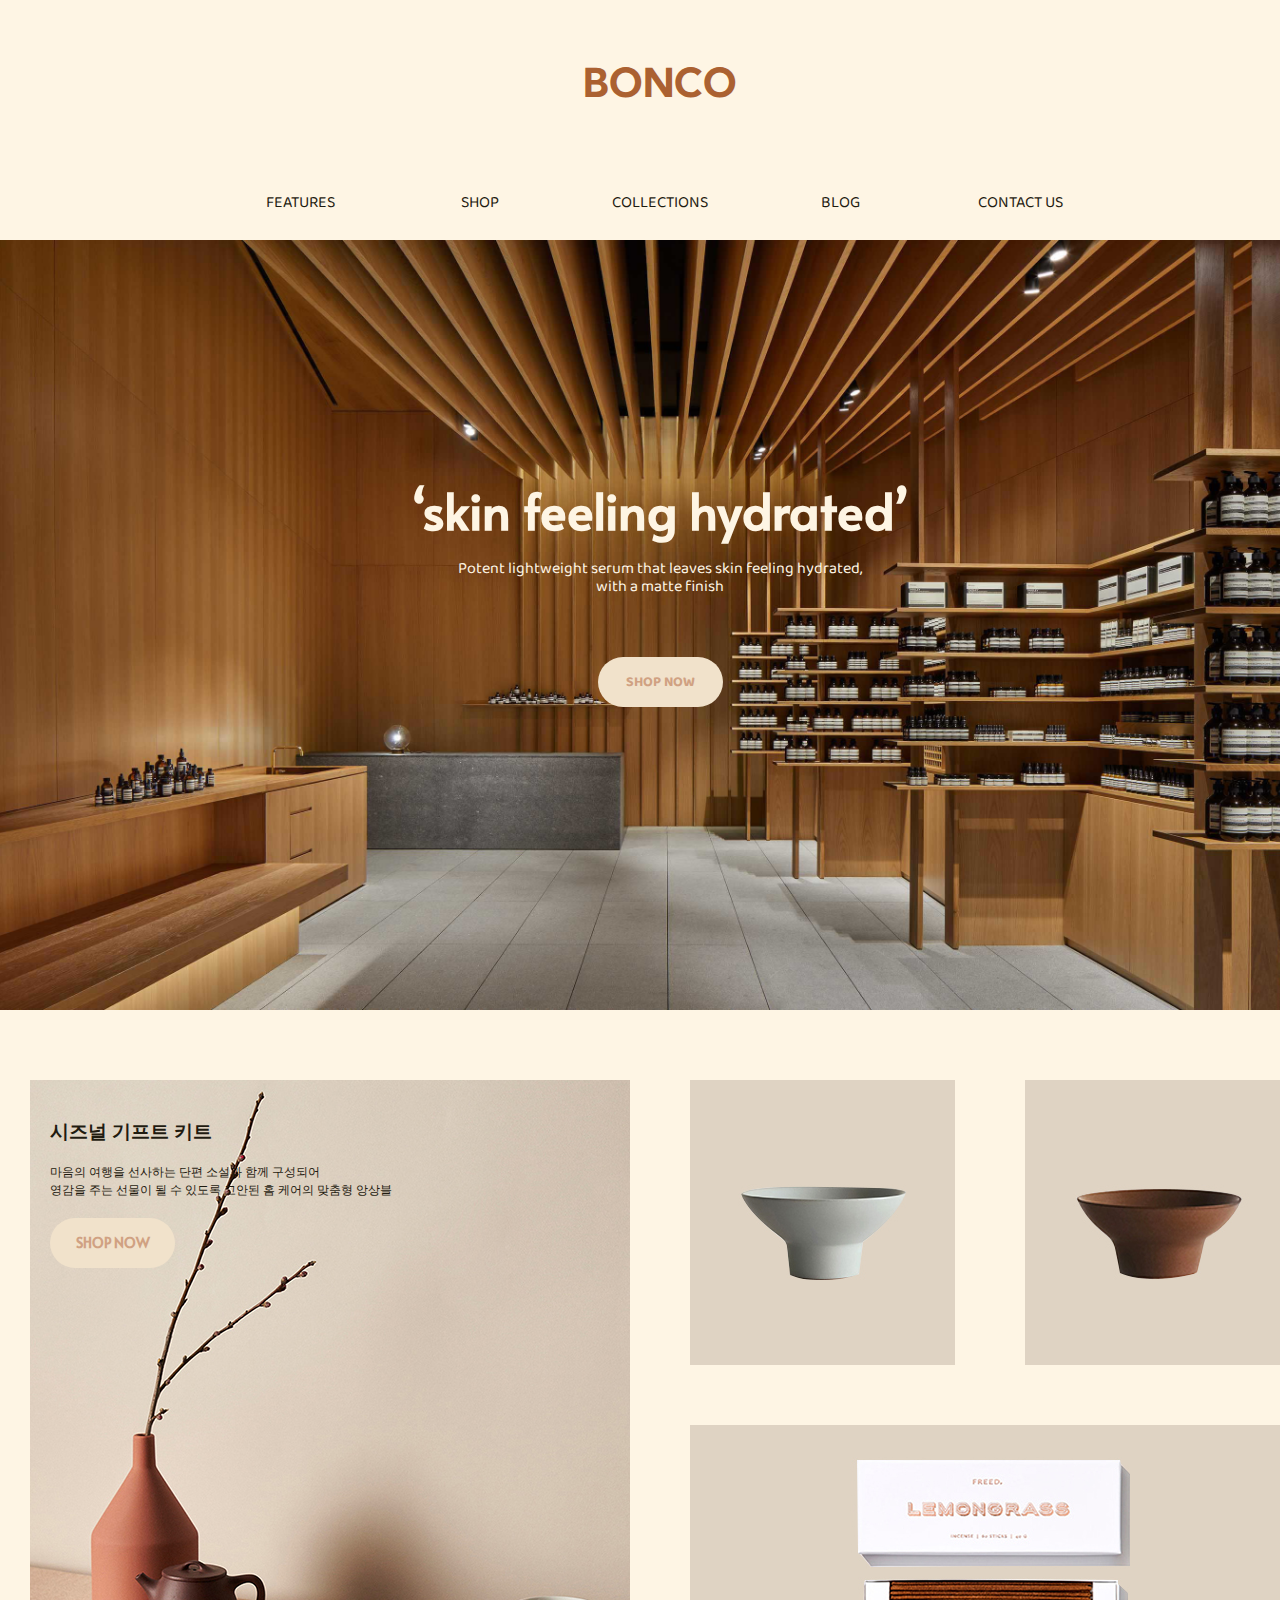
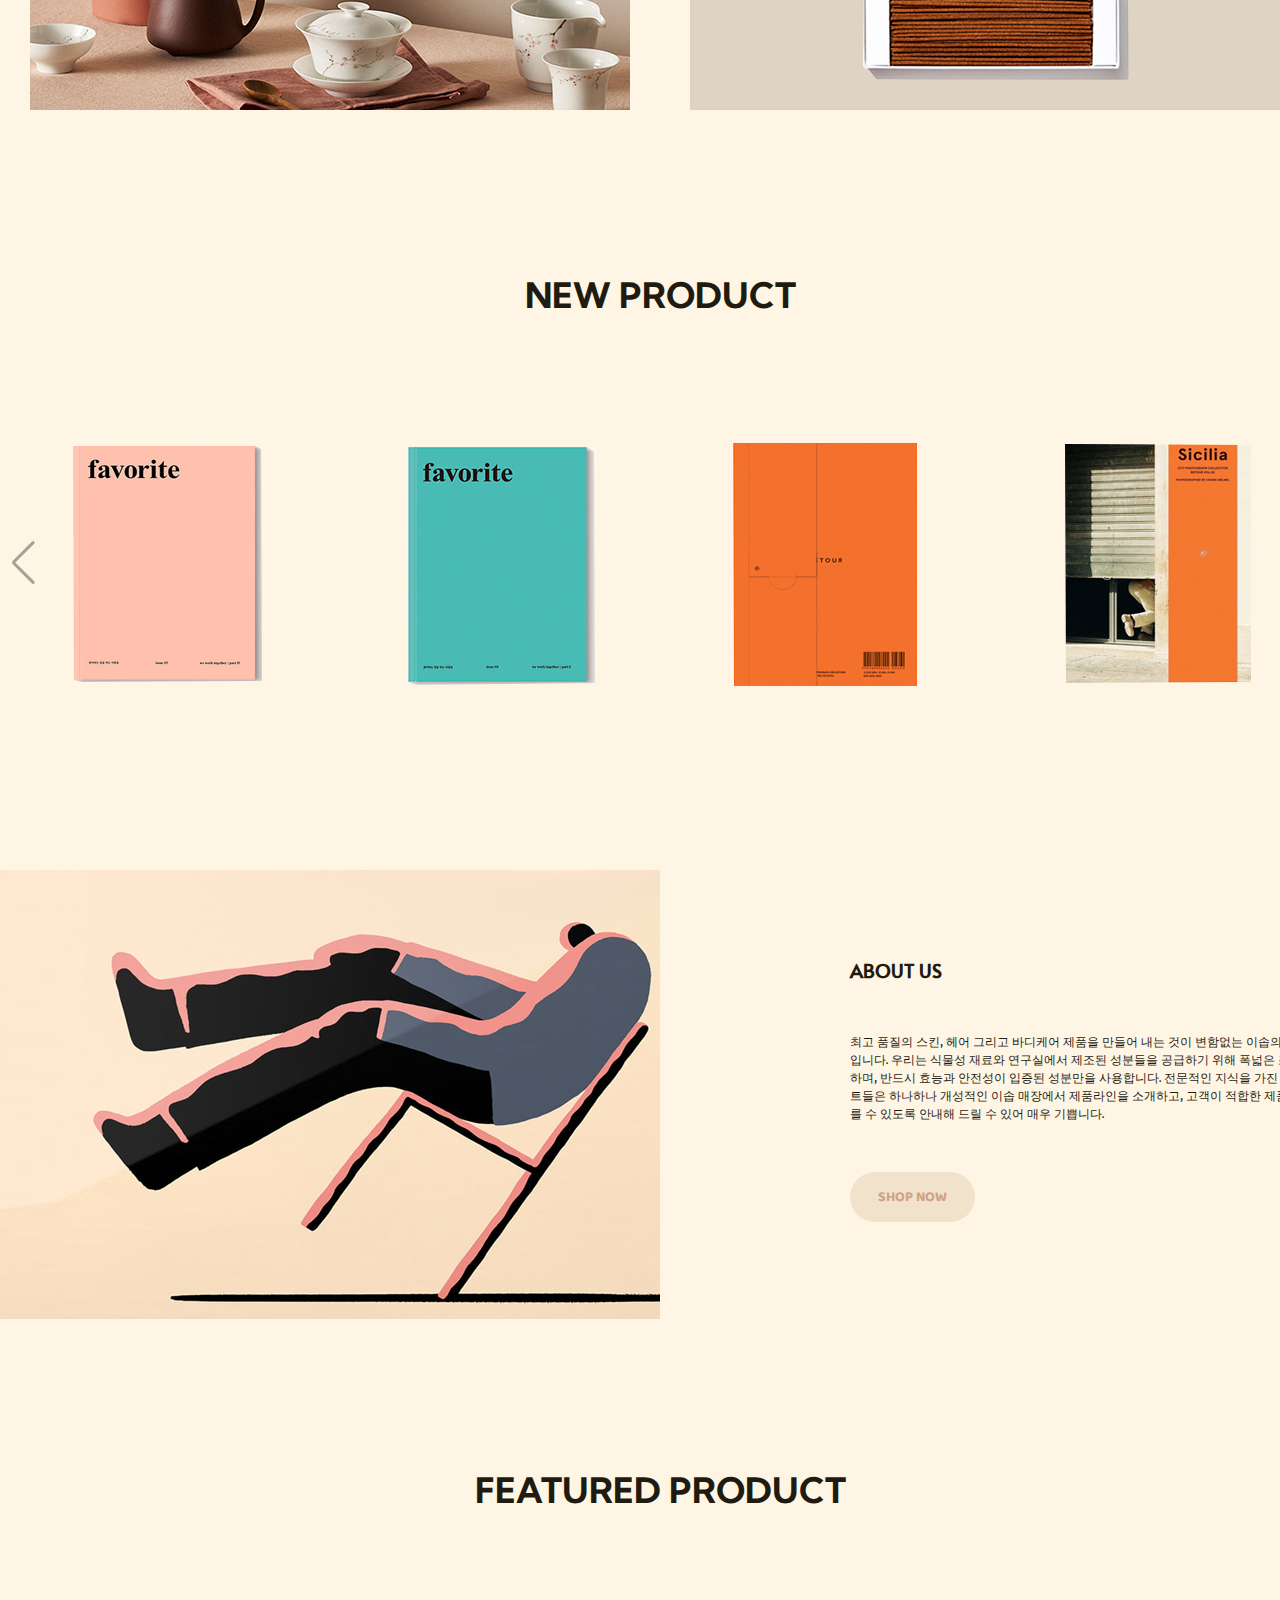
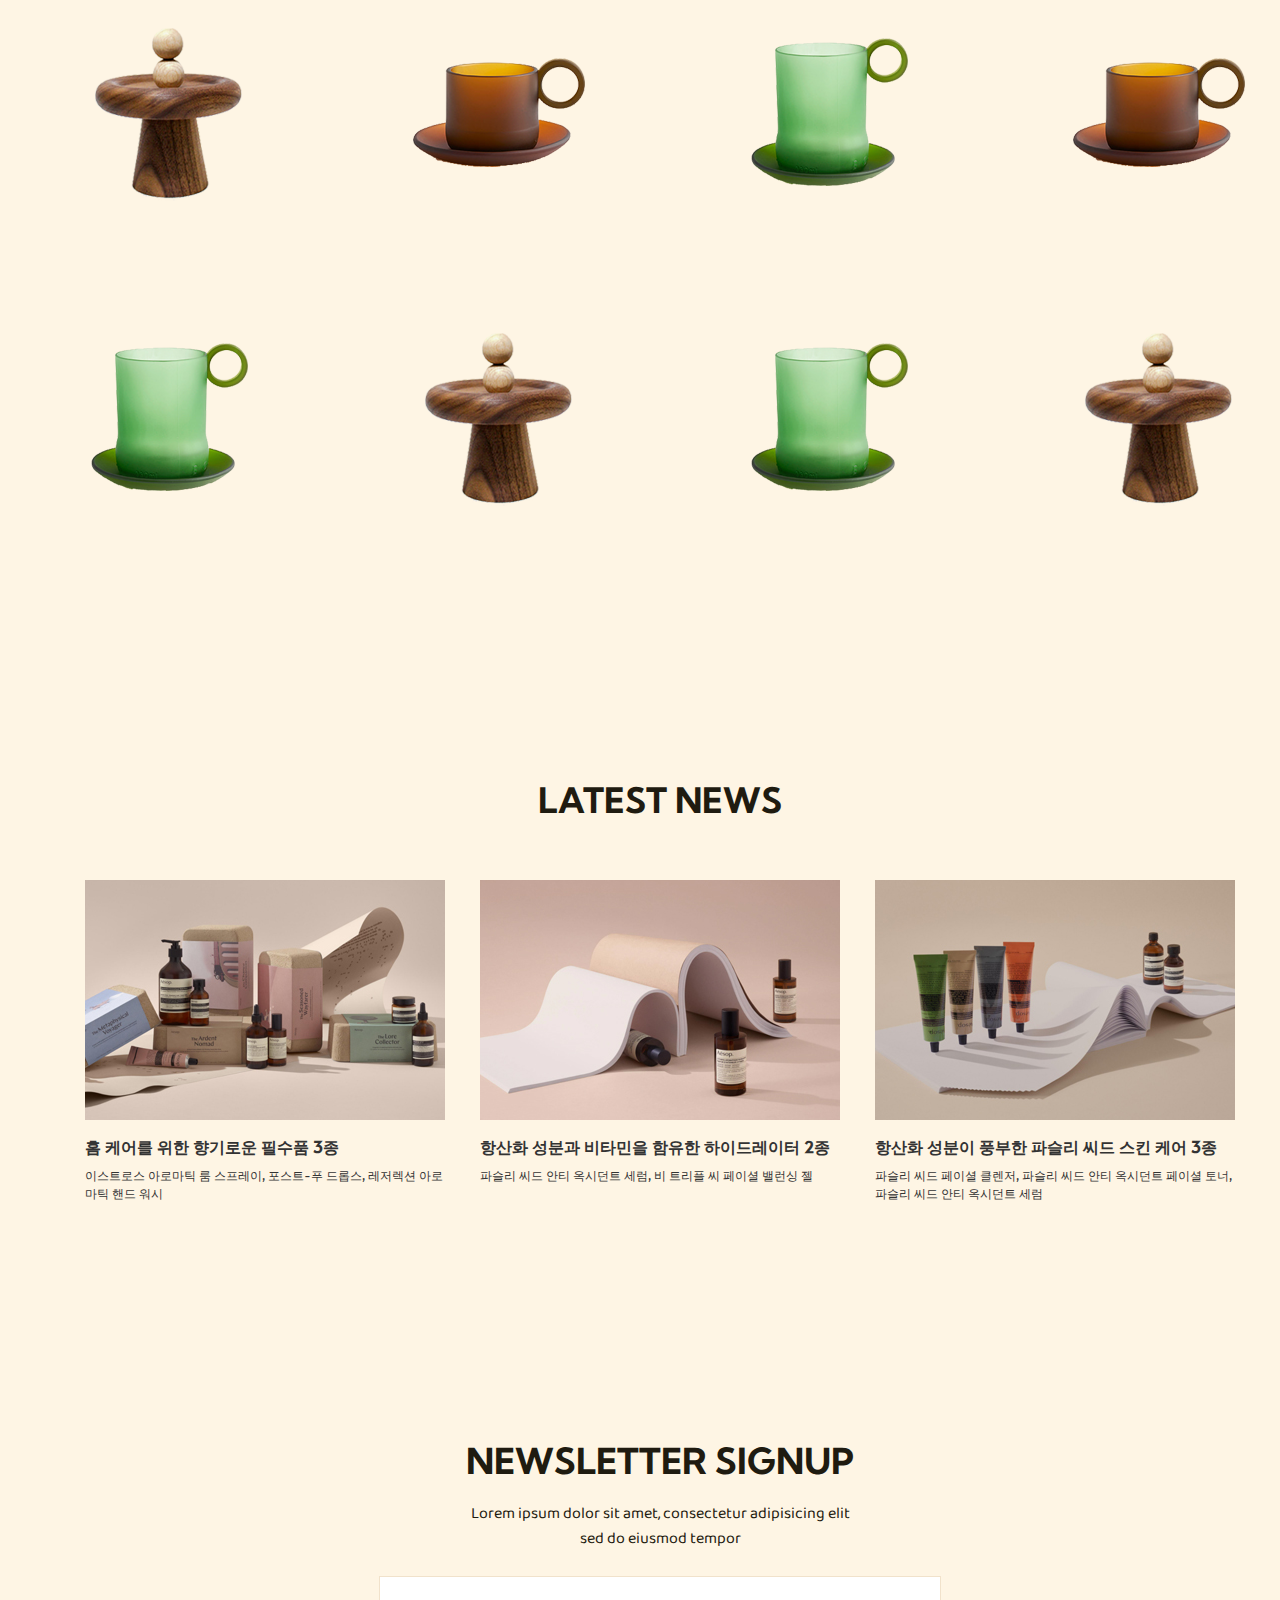
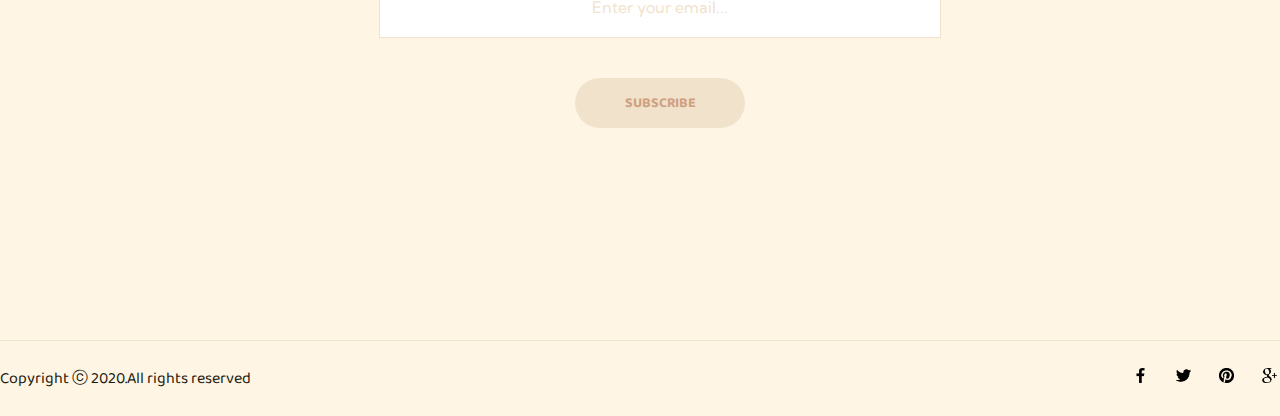
<file: index.html>
<!DOCTYPE html>
 <html lang="en">
 <head>
     <meta charset="UTF-8">
     <meta name="viewport" content="width=device-width, initial-scale=1, maximum-scale=1, minimum-scale=1, user-scalable=no">
     <title>BONCO</title>
     <link rel="stylesheet" href="css/swiper-bundle.min.css">
     <link rel="stylesheet" href="css/normalize.css">
     <link rel="stylesheet" href="css/default.css">
     <link rel="stylesheet" href="css/swiper_customize.css">
     <link rel="stylesheet" href="css/style.css">
     <script src="https://ajax.googleapis.com/ajax/libs/jquery/3.5.1/jquery.min.js"></script>
     <script type="text/javascript" src="js/common.js"></script>

     <!--[if lt IE 9]>
       <script src = "http://html5shiv.googlecode.com/svn/trunk/html5.js"></script>
     <![endif]-->
 </head>
 <body>
   <div id="wrap">
     <!-- header -->
     <header id="main_header" >
       <div id="logo"><a href="index.html">BONCO</a></div>
       <nav id="gnb">
         <!-- popup area -->
         <div class="contact_wrap">
           <div class="popup_bg">
             <div class="popup_box">
               <a href="#"><div class="popup_btn"></div></a>
               <h3>CONTACT US</h3>
               <div class="input_area">
                 <P>Name</P>
                 <input type="text">
                 <P>E-main</P>
                 <input type="text">
                 <p>Subject</p>
                 <input type="text">
                 <p>Message</p>
                 <textarea name="text" rows="8" cols="20"></textarea>
               </div>
               <div class="send_btn">
                 <a href="#">SEND</a>
               </div>
             </div>
           </div>
         </div>
         <!-- //popup area -->
         <div class="gnb_nav">
           <ul class="main_menu">
             <li>
               <a href="features/features.html">features</a>
             </li>
             <li>
               <a href="shop/shop.html">shop</a>
             </li>
             <li>
               <a href="collection/yuji.html">collections</a>
               <ul class="sub_menu">
                 <li><a href="collection/yuji.html">YUJI</a></li>
                 <li><a href="collection/aesop.html">AESOP</a></li>
               </ul>
             </li>
             <li>
               <a href="https://blog.naver.com/dkstndus1226" target="_blank">blog</a>
             </li>
             <li>
               <a href="#">contact us</a>
             </li>
           </ul>
         </div>
       </nav>
     </header>
     <!-- //header -->
     <!-- mainbenner -->
     <div id="main_banner">
       <h1>‘skin feeling hydrated’</h1>
       <p>Potent lightweight serum that leaves skin feeling hydrated,<br> with a matte finish</p>
       <div class="button">
         <p><a href="">SHOP NOW</a></p>
       </div>
       <div class="bannerimg">
         <div class="bannerimg1"></div>
         <div class="bannerimg2"></div>
       </div>
     </div>
     <!-- //mainbenner -->
     <div id="container">
       <div class="container_inner">
         <!-- section1 -->
         <div class="section_1">
           <div class="content left">
             <a href="#"><img src="img/section_01/coverimg.jpg" alt="image none"></a>
             <div class="text_area">
               <h3>시즈널 기프트 키트</h3>
               <P>마음의 여행을 선사하는 단편 소설과 함께 구성되어<br> 영감을 주는 선물이 될 수 있도록 고안된 홈 케어의 맞춤형 앙상블</P>
               <div class="button">
                 <p><a href="">SHOP NOW</a></p>
               </div>
             </div>
           </div>
           <div class="content right">
             <div class="img_area">
               <div class="img_1"><a href="#"><img src="img/section_01/img_01.jpg" alt="image none"></a></div>
               <div class="img_2"><a href="#"><img src="img/section_01/img_02.jpg" alt="image none"></a></div>
             </div>
             <div class="img_link">
               <a href="#"><img src="img/section_01/img_03.jpg" alt="image none"></a>
             </div>
           </div>
         </div>
         <!-- //section1 -->
         <!-- section2 -->
         <div class="section_2">
           <h2>NEW PRODUCT</h2>
           <div class="product_slide swiper-container">
             <span class="left_btn swiper-button-prev"></span>
             <div class="product_slide_img swiper-wrapper">
               <div class="swiper-slide"><img src="img/section_02/img_02.png" alt=""></div>
               <div class="swiper-slide"><img src="img/section_02/img_01.png" alt=""></div>
               <div class="swiper-slide"><img src="img/section_02/img_03.png" alt=""></div>
               <div class="swiper-slide"><img src="img/section_02/img_04.png" alt=""></div>
               <div class="swiper-slide"><img src="img/section_02/img_02.png" alt=""></div>
               <div class="swiper-slide"><img src="img/section_02/img_01.png" alt=""></div>
               <div class="swiper-slide"><img src="img/section_02/img_03.png" alt=""></div>
               <div class="swiper-slide"><img src="img/section_02/img_04.png" alt=""></div>
             </div>
             <span class="left_btn swiper-button-next"></span>
           </div>
         </div>
         <!-- //section2 -->
         <!-- section3 -->
         <div class="section_3">
           <div class="left_area">
             <img src="img/section_03/leftimg.png" alt="">
           </div>
           <div class="right_area">
             <h3>ABOUT US</h3>
             <P>최고 품질의 스킨, 헤어 그리고 바디케어 제품을 만들어 내는 것이 변함없는 이솝의 목표입니다. 우리는 식물성 재료와 연구실에서 제조된 성분들을 공급하기 위해 폭넓은 조사를 하며, 반드시 효능과 안전성이 입증된 성분만을 사용합니다. 전문적인 지식을 가진 컨설턴트들은 하나하나 개성적인 이솝 매장에서 제품라인을 소개하고, 고객이 적합한 제품을 고를 수 있도록 안내해 드릴 수 있어 매우 기쁩니다.</P>
             <div class="button">
               <p><a href="#">SHOP NOW</a></p>
             </div>
           </div>
         </div>
         <!-- //section3 -->
         <!-- section4 -->
         <div class="section_4">
           <h2>FEATURED PRODUCT</h2>
           <div class="product_list">
             <ul>
               <li>
                 <a href="#"><img src="img/section_04/img_01.png" alt=""></a>
                 <div class="price">
                   <p><a href="#"><strong>DOLOR SIT</strong></a></p>
                   <p><a href="#"><em>$ 36.9</em></a></p>
                 </div>
               </li>
               <li>
                 <a href="#"><img src="img/section_04/img_02.png" alt=""></a>
                 <div class="price">
                   <p><a href="#"><strong>ALIQUIP</strong></a></p>
                   <p><a href="#"><em>$ 51.2</em></a></p>
                 </div>
               </li>
               <li>
                 <a href="#"><img src="img/section_04/img_03.png" alt=""></a>
                 <div class="price">
                   <p><a href="#"><strong>CULPA SUNT</strong></a></p>
                   <p><a href="#"><em>$ 23.7</em></a></p>
                 </div>
               </li>
               <li>
                 <a href="#"><img src="img/section_04/img_02.png" alt=""></a>
                 <div class="price">
                   <p><a href="#"><strong>MINIM VENIAM</strong></a></p>
                   <p><a href="#"><em>$ 47.5</em></a></p>
                 </div>
               </li>
               <li>
                 <a href="#"><img src="img/section_04/img_03.png" alt=""></a>
                 <div class="price">
                   <p><a href="#"><strong>MAGNA ELIT</strong></a></p>
                   <p><a href="#"><em>$ 60.3</em></a></p>
                 </div>
               </li>
               <li>
                 <a href="#"><img src="img/section_04/img_01.png" alt=""></a>
                 <div class="price">
                   <p><a href="#"><strong>CILLUM NON</strong></a></p>
                   <p><a href="#"><em>$ 43.8</em></a></p>
                 </div>
               </li>
               <li>
                 <a href="#"><img src="img/section_04/img_03.png" alt=""></a>
                 <div class="price">
                   <p><a href="#"><strong>VELIT ESSE</strong></a></p>
                   <p><a href="#"><em>$ 29.8</em></a></p>
                 </div>
               </li>
               <li>
                 <a href="#"><img src="img/section_04/img_01.png" alt=""></a>
                 <div class="price">
                   <p><a href="#"><strong>SINT SET</strong></a></p>
                   <p><a href="#"><em>$ 33.5</em></a></p>
                 </div>
               </li>
             </ul>
           </div>
         </div>
         <!-- //section4 -->
         <!-- section5 -->
         <div class="section_5">
           <h2>LATEST NEWS</h2>
           <div class="news_group">
             <div class="news first">
               <a href=""><img src="img/section_05/img_05.jpg" alt=""></a>
               <div class="text_area">
                 <p><a href="">홈 케어를 위한 향기로운 필수품 3종</a></p>
                 <p><a href="">이스트로스 아로마틱 룸 스프레이, 포스트-푸 드롭스, 레저렉션 아로마틱 핸드 워시</a></p>
               </div>
             </div>
             <div class="news second">
               <a href=""><img src="img/section_05/img_06.jpg" alt=""></a>
               <div class="text_area">
                 <p><a href="">항산화 성분과 비타민을 함유한 하이드레이터 2종</a></p>
                 <p><a href="">파슬리 씨드 안티 옥시던트 세럼, 비 트리플 씨 페이셜 밸런싱 젤</a></p>
               </div>
             </div>
             <div class="news third">
               <a href=""><img src="img/section_05/img_07.jpg" alt=""></a>
               <div class="text_area">
                 <p><a href="">항산화 성분이 풍부한 파슬리 씨드 스킨 케어 3종</a></p>
                 <p><a href="">파슬리 씨드 페이셜 클렌저, 파슬리 씨드 안티 옥시던트 페이셜 토너, 파슬리 씨드 안티 옥시던트 세럼</a></p>
               </div>
             </div>
           </div>
         </div>
         <!-- //section5 -->
         <!-- section6 -->
         <div class="section_6">
           <div class="text_area">
             <h2>NEWSLETTER SIGNUP</h2>
             <P>Lorem ipsum dolor sit amet, consectetur adipisicing elit<br>sed do eiusmod tempor</P>
           </div>
           <input type="text" placeholder="Enter your email...">
           <div class="btn">
             <p><a href="">SUBSCRIBE</a></p>
           </div>
         </div>
         <!-- //section6 -->
         <div class="section_7"></div>
       </div>
     </div>
     <!-- footer -->
     <footer id="footer">
       <div class="footer_inner">
         <p>Copyright ⓒ 2020.All rights reserved</p>
         <div class="icon_area">
           <a href="#"><img src="img/footer/icon-facebook.png" alt=""></a>
           <a href="#"><img src="img/footer/icon-twitter.png" alt=""></a>
           <a href="#"><img src="img/footer/icon-pinter.png" alt=""></a>
           <a href="#"><img src="img/footer/icon-google.png" alt=""></a>
           <a href="#"><img src="img/footer/icon-instar.png" alt=""></a>
         </div>
       </div>
     </footer>
     <!-- //footer -->
     <!--swiper slider script area-->
     <script src="https://unpkg.com/swiper/swiper-bundle.min.js"></script>
     <script>
     // section2 swiper
     var swiper = new Swiper('.swiper-container', {
    slidesPerView: 4,
    direction: getDirection(),
    navigation: {
      nextEl: '.swiper-button-next',
      prevEl: '.swiper-button-prev',
    },
    on: {
      resize: function () {
        swiper.changeDirection(getDirection());
      }
    }
  });

  function getDirection() {
    var windowWidth = window.innerWidth;
    var direction = window.innerWidth <= 760 ? 'vertical' : 'horizontal';

    return direction;
  }
     </script>
   </div>
 </body>
 </html>
</file>
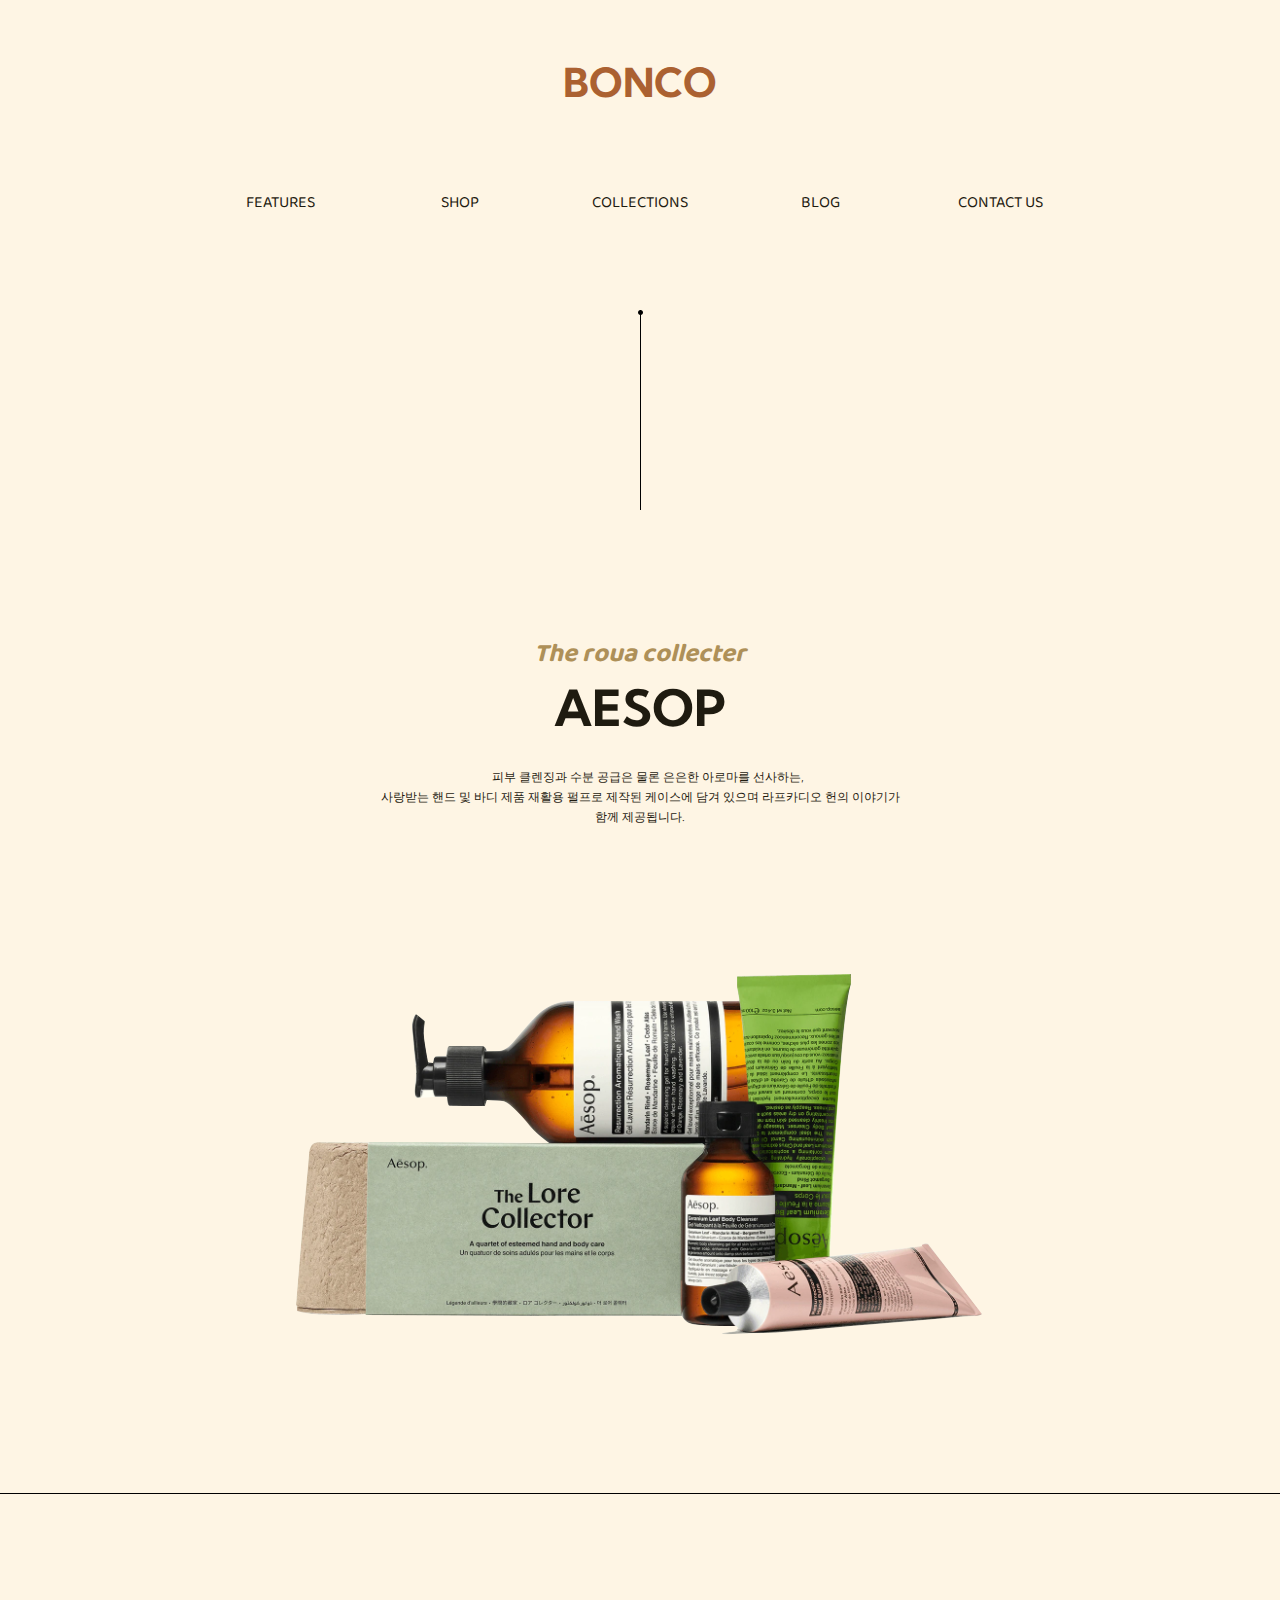
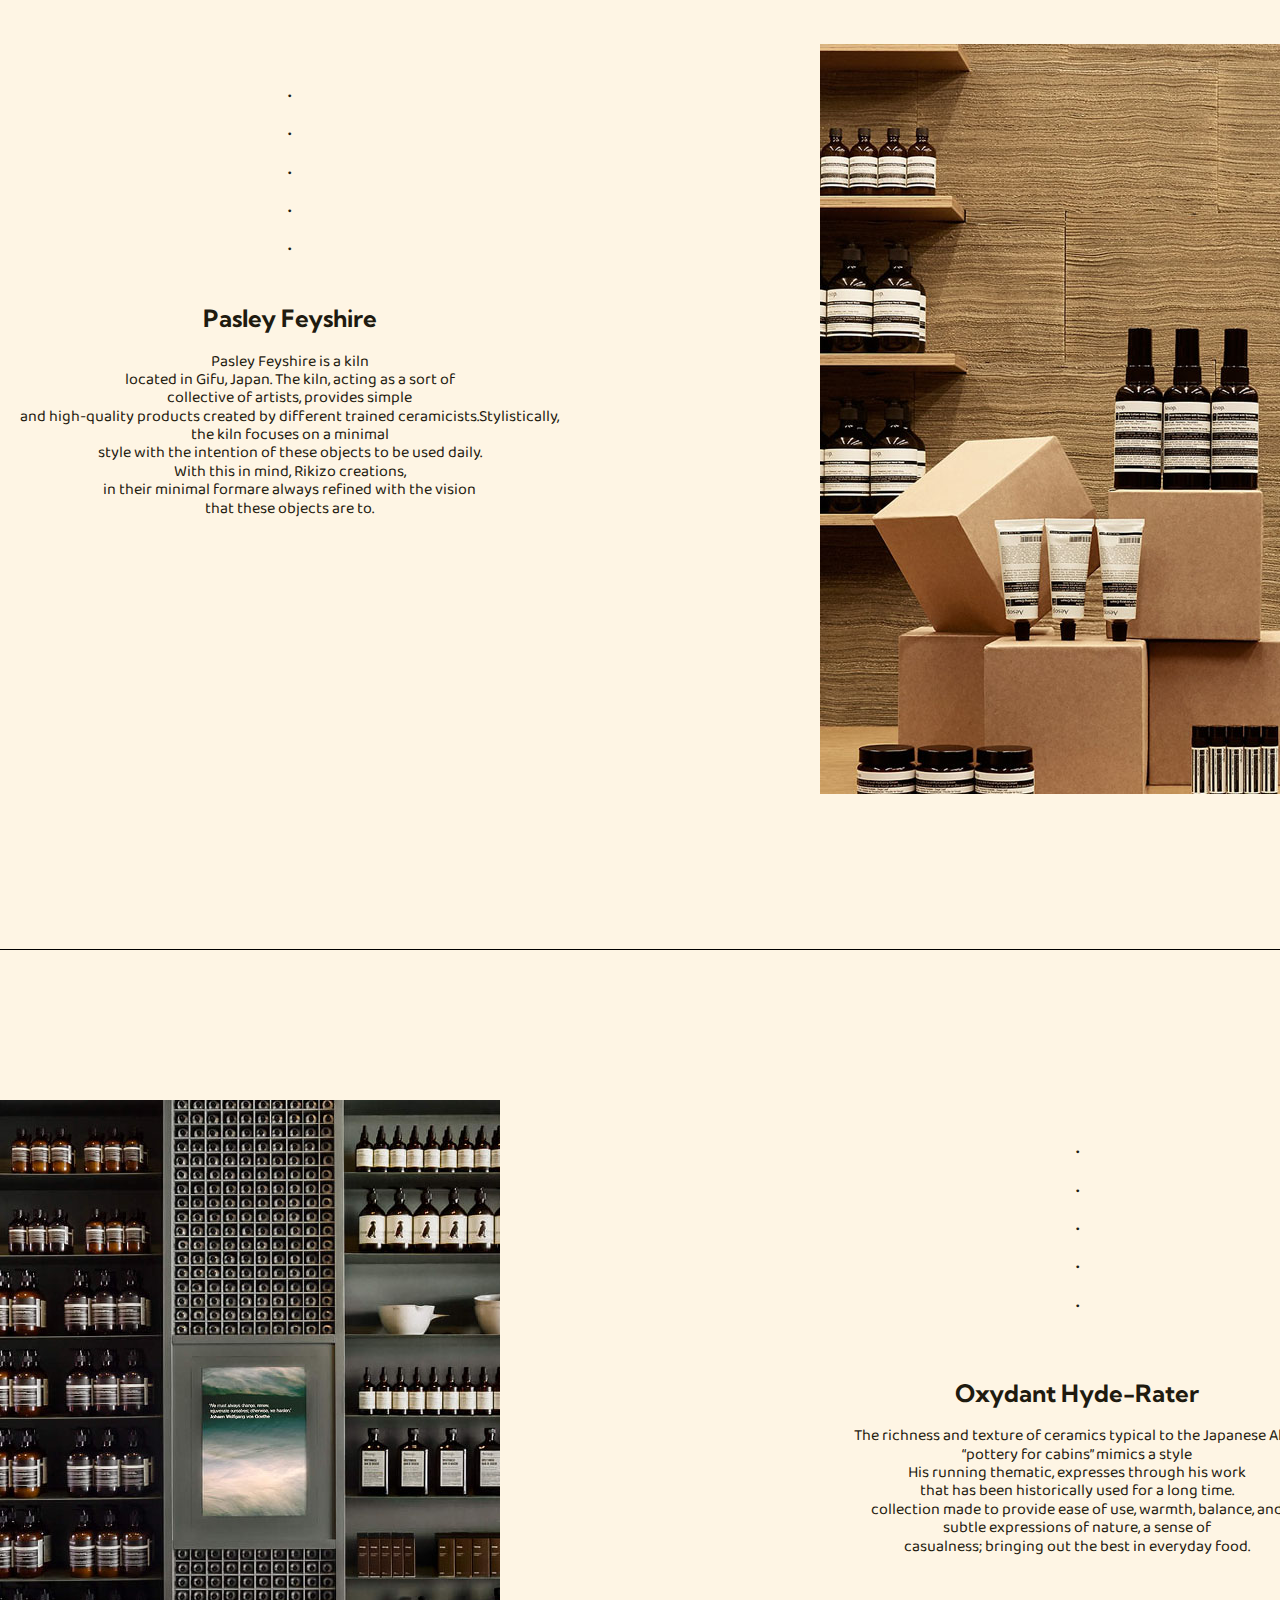
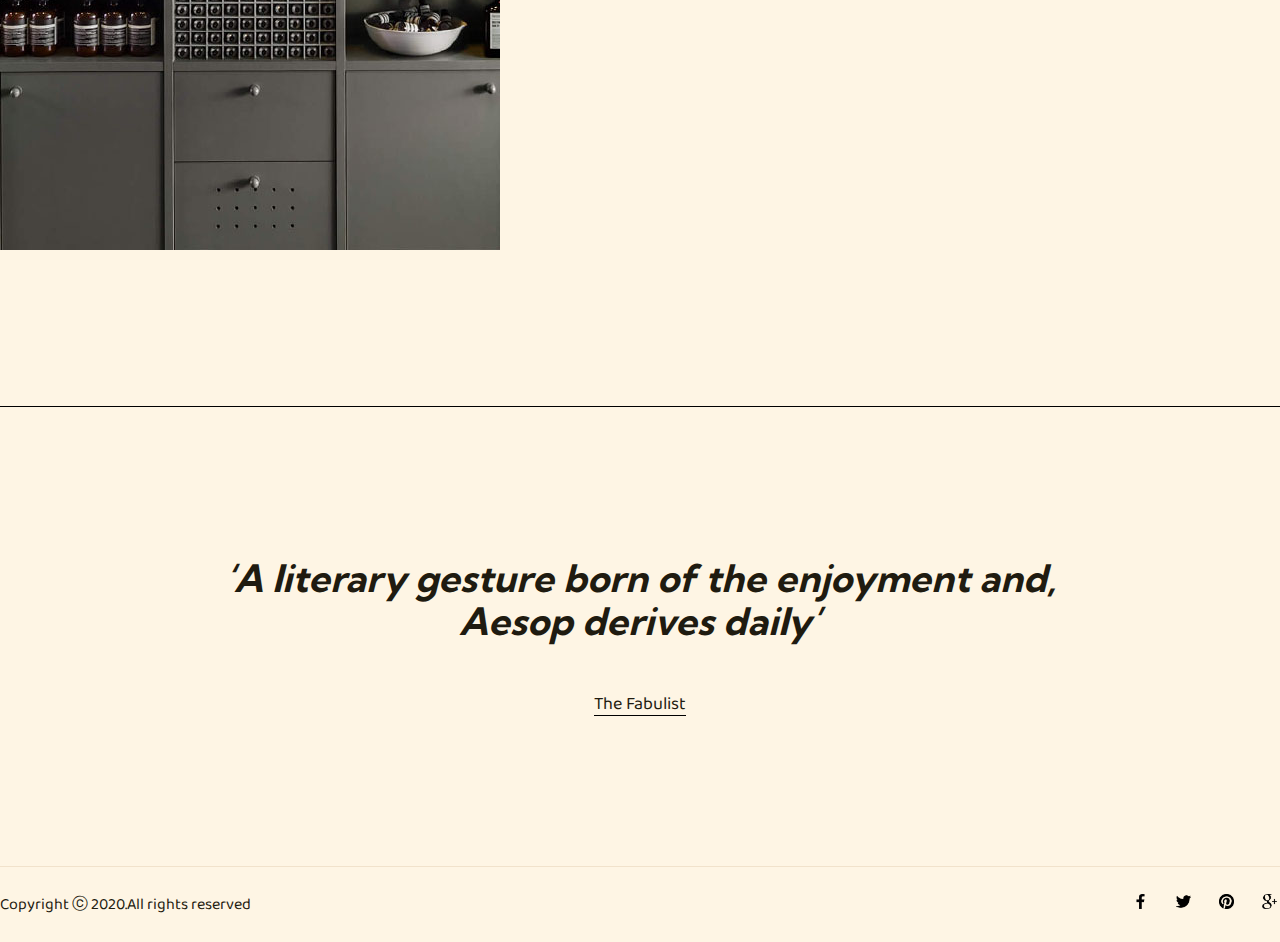
<file: collection/aesop.html>
<!DOCTYPE html>
<html lang="en">
<head>
    <meta charset="UTF-8">
    <meta name="viewport" content="width=device-width, initial-scale=1, maximum-scale=1, minimum-scale=1, user-scalable=no">
    <title>BONCO</title>
    <link rel="stylesheet" href="../css/normalize.css">
    <link rel="stylesheet" href="../css/default.css">
    <link rel="stylesheet" href="../css/aesop_style.css">
    <script src="https://ajax.googleapis.com/ajax/libs/jquery/3.5.1/jquery.min.js"></script>
    <script type="text/javascript" src="../js/common.js"></script>


    <!--[if lt IE 9]>
      <script src = "http://html5shiv.googlecode.com/svn/trunk/html5.js"></script>
    <![endif]-->
</head>
<body>
  <div id="wrap">
    <!-- header -->
    <header id="main_header">
      <div id="logo"><a href="../index.html">BONCO</a></div>
      <nav id="gnb">
        <!-- popup area -->
        <div class="contact_wrap">
          <div class="popup_bg">
            <div class="popup_box">
              <a href="#"><div class="popup_btn"></div></a>
              <h3>CONTACT US</h3>
              <div class="input_area">
                <P>Name</P>
                <input type="text">
                <P>E-main</P>
                <input type="text">
                <p>Subject</p>
                <input type="text">
                <p>Message</p>
                <input type="text">
              </div>
              <div class="send_btn">
                <a href="#">SEND</a>
              </div>
            </div>
          </div>
        </div>
        <!-- //popup area -->
        <div class="gnb_nav">
          <ul class="main_menu">
            <!-- <li>
              <a href="#">home</a>
              <ul class="sub_menu">
                <li><a href="#">INTRODUCE</a></li>
                <li><a href="#">CI</a></li>
                <li><a href="#">HISTORY</a></li>
              </ul>
            </li>
            <li>
              <a href="#">category</a>
              <ul class="sub_menu">
                <li><a href="#">SKIN</a></li>
                <li><a href="#">BODY</a></li>
                <li><a href="#">HOME</a></li>
              </ul>
            </li> -->
            <li>
              <a href="../features/features.html">features</a>
              <ul class="sub_menu">
                <!-- <li><a href="#">menu</a></li>
                <li><a href="#">menu</a></li>
                <li><a href="#">menu</a></li> -->
              </ul>
            </li>
            <li>
              <a href="../shop/shop.html">shop</a>
              <ul class="sub_menu">
                <!-- <li><a href="#">menu</a></li>
                <li><a href="#">menu</a></li>
                <li><a href="#">menu</a></li> -->
              </ul>
            </li>
            <li>
              <a href="yuji.html">collections</a>
              <ul class="sub_menu">
                <li><a href="yuji.html">YUJI</a></li>
                <li><a href="aesop.html">AESOP</a></li>
              </ul>
            </li>
            <li>
              <a href="https://blog.naver.com/dkstndus1226" target="_blank">blog</a>
              <ul class="sub_menu">
                <!-- <li><a href="#">menu</a></li>
                <li><a href="#">menu</a></li>
                <li><a href="#">menu</a></li> -->
              </ul>
            </li>
            <li>
              <a href="#">contact us</a>
              <ul class="sub_menu">
                <!-- <li><a href="#">menu</a></li>
                <li><a href="#">menu</a></li>
                <li><a href="#">menu</a></li> -->
              </ul>
            </li>
          </ul>
        </div>
      </nav>
    </header>
    <!-- //header -->
    <!-- container -->
    <div id="container">
      <div class="content_01">
        <div class="inner01">
          <div class="line_area">
            <img src="../img/collection/line.png" alt="line">
          </div>
          <div class="text_area">
            <p><em>The roua collecter</em></p>
            <h1>Aesop</h1>
            <p>피부 클렌징과 수분 공급은 물론 은은한 아로마를 선사하는,<br>
              사랑받는 핸드 및 바디 제품 재활용 펄프로 제작된 케이스에 담겨 있으며 라프카디오 헌의 이야기가<br>
              함께 제공됩니다.</p>
          </div>
          <img src="../img/collection/aesop/main01.png" alt="main">
        </div>
      </div>
      <div class="content_02">
        <div class="inner02">
          <div class="left_text">
            <div class="text_area">
              <div class="area">
                <p>.</p>
                <p>.</p>
                <p>.</p>
                <p>.</p>
                <p>.</p>
              </div>
              <h2>Pasley Feyshire</h2>
              <p>Pasley Feyshire is a kiln<br> located in Gifu, Japan. The kiln, acting as a sort of<br> collective of artists, provides simple<br> and high-quality products created by different trained ceramicists.Stylistically,<br> the kiln focuses on a minimal<br> style with the intention of these objects to be used daily.<br>With this in mind, Rikizo creations,<br> in their minimal formare always refined with the vision<br> that these objects are to.</p>
            </div>
          </div>
          <div class="right_img">
            <img src="../img/collection/aesop/img_02.jpg" alt="img01">
          </div>
        </div>
      </div>
      <div class="content_02">
        <div class="inner02">
          <div class="right_img">
            <img src="../img/collection/aesop/img_01.jpg" alt="img03">
          </div>
          <div class="left_text">
            <div class="text_area">
              <div class="area">
                <p>.</p>
                <p>.</p>
                <p>.</p>
                <p>.</p>
                <p>.</p>
              </div>
              <h2>Oxydant Hyde-Rater</h2>
              <p>The richness and texture of ceramics typical to the Japanese Alps,<br>“pottery for cabins” mimics a style<br> His running thematic, expresses through his work<br>that has been historically used for a long time.<br>collection made to provide ease of use, warmth, balance, and<br> subtle expressions of nature, a sense of<br>casualness; bringing out the best in everyday food.</p>
            </div>
          </div>
        </div>
      </div>
      <div class="brand_t">
        <h2><em>‘A literary gesture born of the enjoyment and,<br>Aesop derives daily’</em></h2>
        <p>The Fabulist</p>
      </div>
    </div>
    <!-- //container -->
    <!-- footer -->
    <footer id="footer">
      <div class="footer_inner">
        <p>Copyright ⓒ 2020.All rights reserved</p>
        <div class="icon_area">
          <a href="#"><img src="../img/footer/icon-facebook.png" alt="facebook"></a>
          <a href="#"><img src="../img/footer/icon-twitter.png" alt="twitter"></a>
          <a href="#"><img src="../img/footer/icon-pinter.png" alt="pinter"></a>
          <a href="#"><img src="../img/footer/icon-google.png" alt="google"></a>
          <a href="#"><img src="../img/footer/icon-instar.png" alt="instar"></a>
        </div>
      </div>
    </footer>
    <!-- //footer -->
  </div>
</body>
</html>
</file>
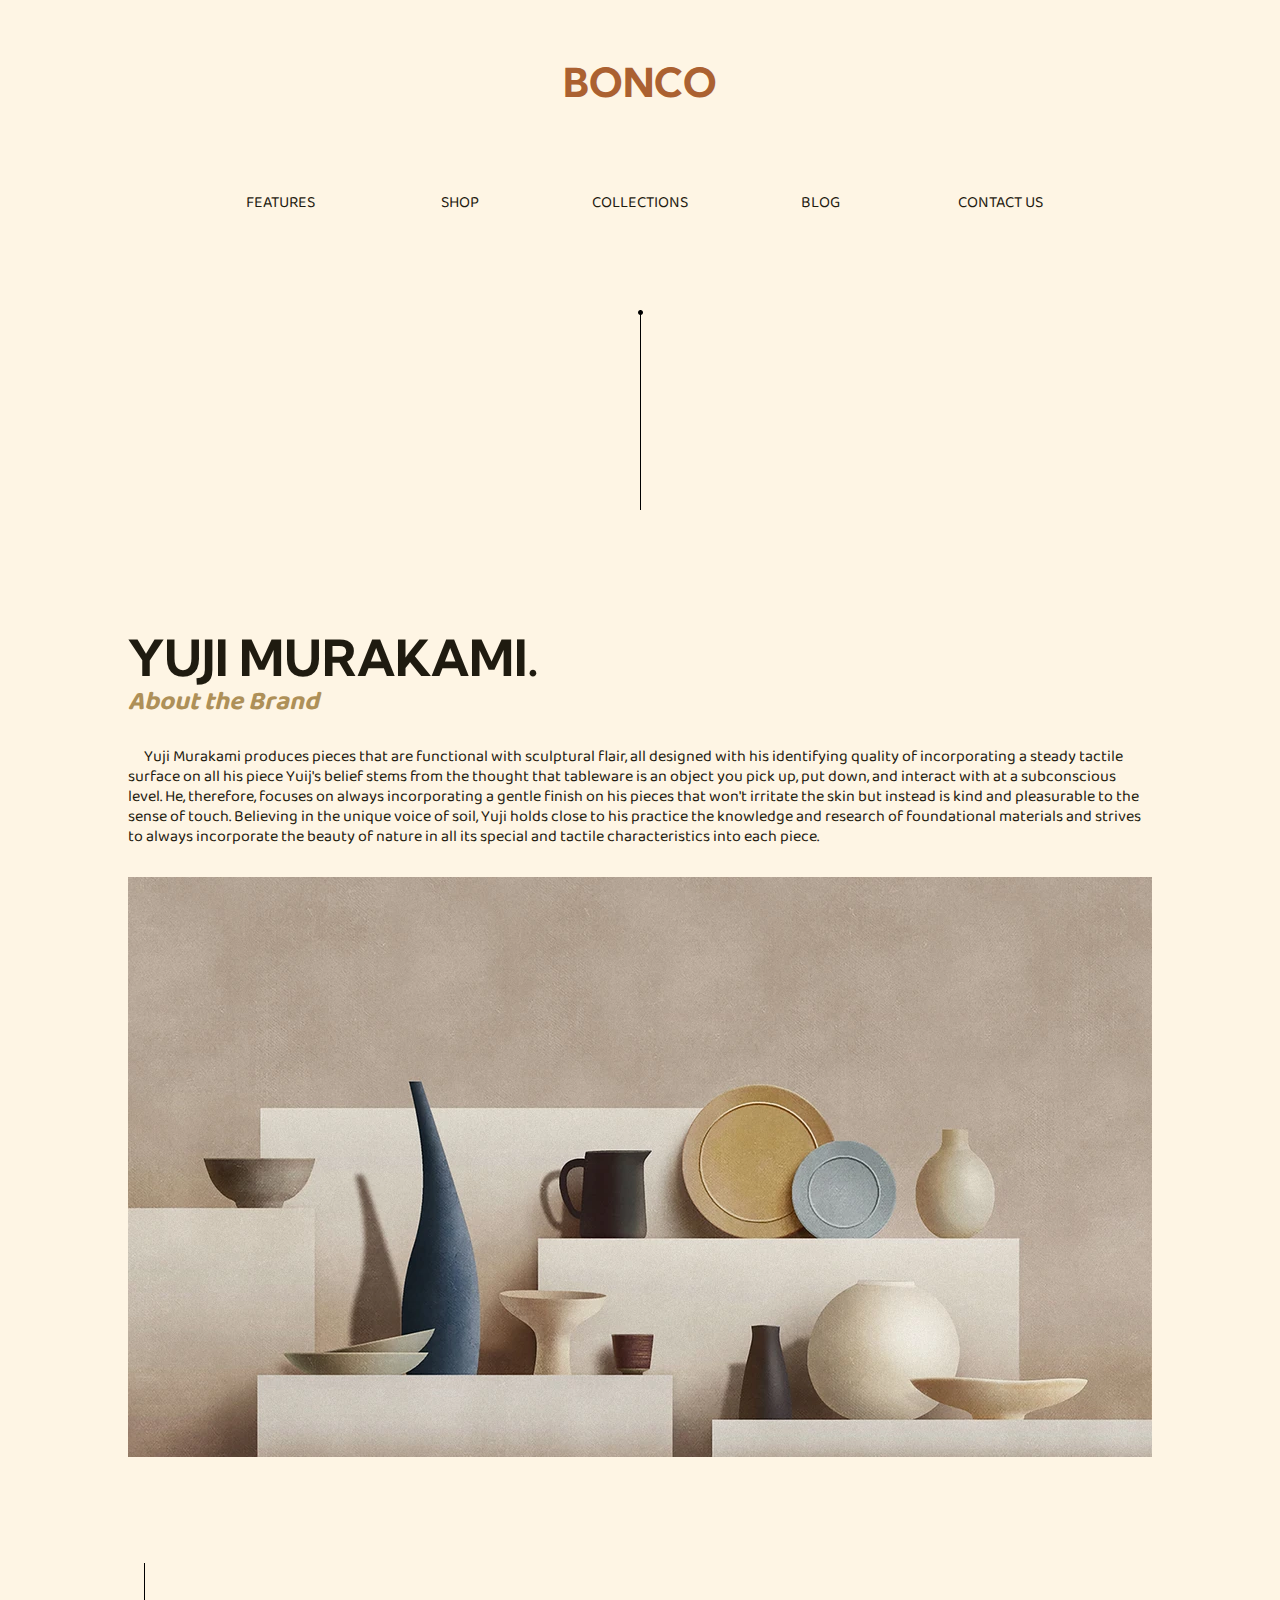
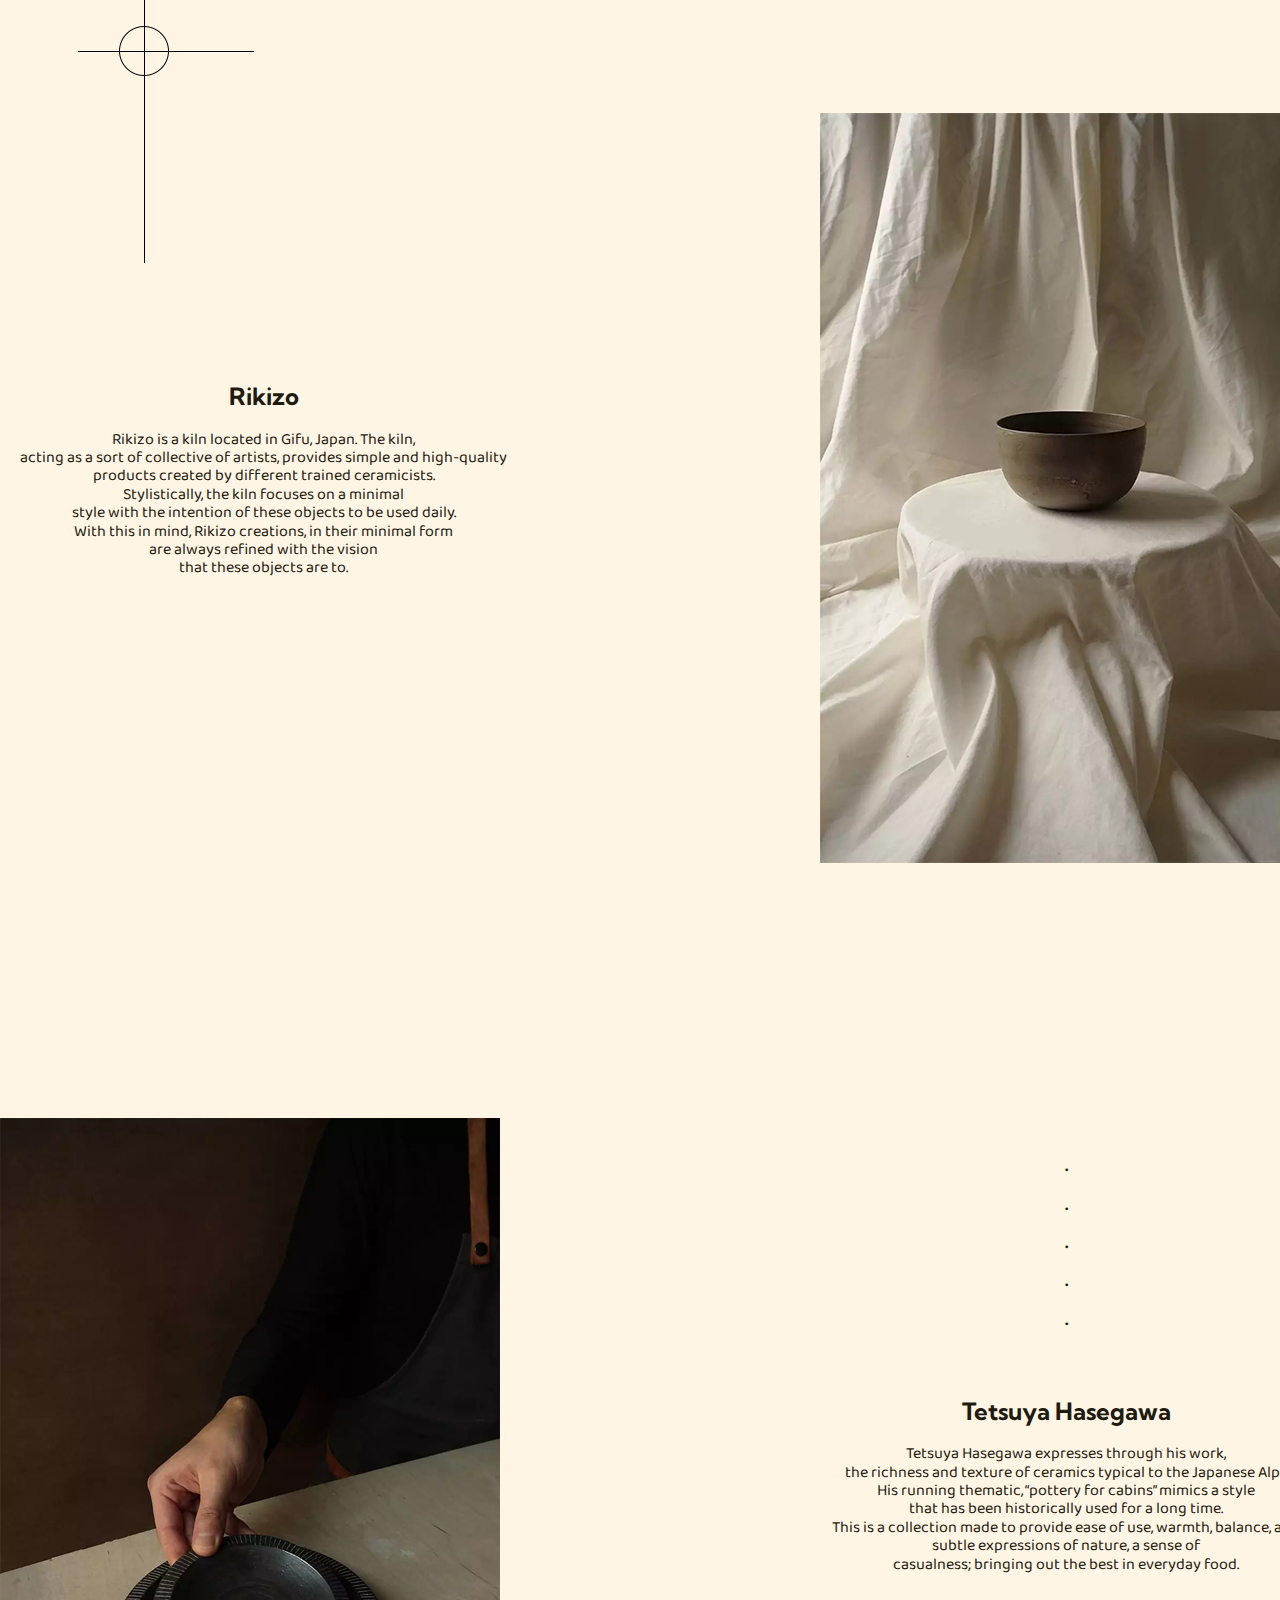
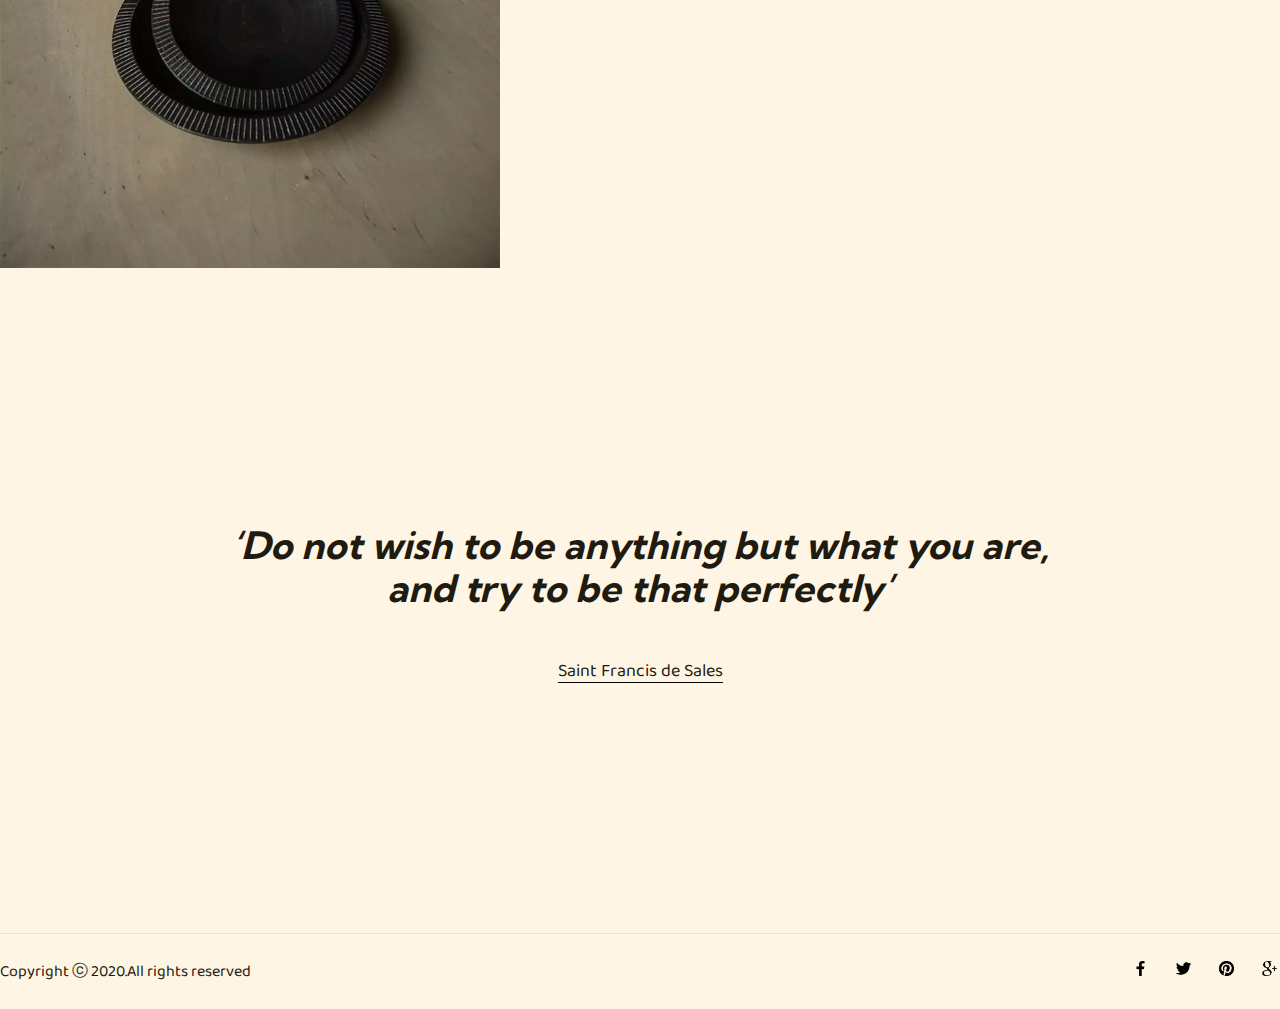
<file: collection/yuji.html>
<!DOCTYPE html>
<html lang="en">
<head>
    <meta charset="UTF-8">
    <meta name="viewport" content="width=device-width, initial-scale=1, maximum-scale=1, minimum-scale=1, user-scalable=no">
    <title>portfolio</title>
    <link rel="stylesheet" href="../css/normalize.css">
    <link rel="stylesheet" href="../css/default.css">
    <link rel="stylesheet" href="../css/collection_style.css">
    <script src="https://ajax.googleapis.com/ajax/libs/jquery/3.5.1/jquery.min.js"></script>
    <script type="text/javascript" src="../js/common.js"></script>


    <!--[if lt IE 9]>
      <script src = "http://html5shiv.googlecode.com/svn/trunk/html5.js"></script>
    <![endif]-->
</head>
<body>
  <div id="wrap">
    <!-- header -->
    <header id="main_header">
      <div id="logo"><a href="../index.html">BONCO</a></div>
      <nav id="gnb">
        <!-- popup area -->
        <div class="contact_wrap">
          <div class="popup_bg">
            <div class="popup_box">
              <a href="#"><div class="popup_btn"></div></a>
              <h3>CONTACT US</h3>
              <div class="input_area">
                <P>Name</P>
                <input type="text">
                <P>E-main</P>
                <input type="text">
                <p>Subject</p>
                <input type="text">
                <p>Message</p>
                <input type="text">
              </div>
              <div class="send_btn">
                <a href="#">SEND</a>
              </div>
            </div>
          </div>
        </div>
        <!-- //popup area -->
        <div class="gnb_nav">
          <ul class="main_menu">
            <!-- <li>
              <a href="#">home</a>
              <ul class="sub_menu">
                <li><a href="#">INTRODUCE</a></li>
                <li><a href="#">CI</a></li>
                <li><a href="#">HISTORY</a></li>
              </ul>
            </li>
            <li>
              <a href="#">category</a>
              <ul class="sub_menu">
                <li><a href="#">SKIN</a></li>
                <li><a href="#">BODY</a></li>
                <li><a href="#">HOME</a></li>
              </ul>
            </li> -->
            <li>
              <a href="../features/features.html">features</a>
              <ul class="sub_menu">
                <!-- <li><a href="#">menu</a></li>
                <li><a href="#">menu</a></li>
                <li><a href="#">menu</a></li> -->
              </ul>
            </li>
            <li>
              <a href="../shop/shop.html">shop</a>
              <ul class="sub_menu">
                <!-- <li><a href="#">menu</a></li>
                <li><a href="#">menu</a></li>
                <li><a href="#">menu</a></li> -->
              </ul>
            </li>
            <li>
              <a href="yuji.html">collections</a>
              <ul class="sub_menu">
                <li><a href="yuji.html">YUJI</a></li>
                <li><a href="aesop.html">AESOP</a></li>
              </ul>
            </li>
            <li>
              <a href="https://blog.naver.com/dkstndus1226" target="_blank">blog</a>
              <ul class="sub_menu">
                <!-- <li><a href="#">menu</a></li>
                <li><a href="#">menu</a></li>
                <li><a href="#">menu</a></li> -->
              </ul>
            </li>
            <li>
              <a href="#">contact us</a>
              <ul class="sub_menu">
                <!-- <li><a href="#">menu</a></li>
                <li><a href="#">menu</a></li>
                <li><a href="#">menu</a></li> -->
              </ul>
            </li>
          </ul>
        </div>
      </nav>
    </header>
    <!-- //header -->
    <!-- container -->
    <div id="container">
      <div class="content_01">
        <div class="inner01">
          <div class="line_area">
            <img src="../img/collection/line.png" alt="line">
          </div>
          <div class="text_area">
            <h1>Yuji Murakami.</h1>
            <p><em>About the Brand</em></p>
            <p>Yuji Murakami produces pieces that are functional with sculptural flair, all designed with his identifying quality of incorporating a steady tactile surface on all his piece Yuij's belief stems from the thought that tableware is an object you pick up, put down, and interact with at a subconscious level. He, therefore, focuses on always incorporating a gentle finish on his pieces that won't irritate the skin but instead is kind and pleasurable to the sense of touch.
              Believing in the unique voice of soil, Yuji holds close to his practice the knowledge and research of foundational materials and strives to always incorporate the beauty of nature in all its special and tactile characteristics into each piece.</p>
          </div>
          <img src="../img/collection/main.png" alt="main">
        </div>
      </div>
      <div class="content_02">
        <div class="inner02">
          <div class="left_text">
            <img src="../img/collection/line02.png" alt="line02">
            <div class="text_area">
              <h2>Rikizo</h2>
              <p>Rikizo is a kiln located in Gifu, Japan. The kiln,<br> acting as a sort of collective of artists, provides simple and high-quality<br> products created by different trained ceramicists.<br>Stylistically, the kiln focuses on a minimal<br> style with the intention of these objects to be used daily. <br> With this in mind, Rikizo creations, in their minimal form<br>are always refined with the vision<br> that these objects are to.</p>
            </div>
          </div>
          <div class="right_img">
            <img src="../img/collection/img_01.png" alt="img01">
          </div>
        </div>
      </div>
      <div class="content_02">
        <div class="inner02">
          <div class="right_img">
            <img src="../img/collection/img_03.png" alt="img03">
          </div>
          <div class="left_text">
            <div class="text_area">
              <div class="area">
                <p>.</p>
                <p>.</p>
                <p>.</p>
                <p>.</p>
                <p>.</p>
              </div>
              <h2>Tetsuya Hasegawa</h2>
              <p>Tetsuya Hasegawa expresses through his work,<br> the richness and texture of ceramics typical to the Japanese Alps<br> His running thematic, “pottery for cabins” mimics a style<br>that has been historically used for a long time.<br>This is a collection made to provide ease of use, warmth, balance, and<br> subtle expressions of nature, a sense of<br>casualness; bringing out the best in everyday food.</p>
            </div>
          </div>
        </div>
      </div>
      <div class="brand_t">
        <h2><em>‘Do not wish to be anything but what you are,<br>and try to be that perfectly’</em></h2>
        <p>Saint Francis de Sales</p>
      </div>
    </div>
    <!-- //container -->
    <!-- footer -->
    <footer id="footer">
      <div class="footer_inner">
        <p>Copyright ⓒ 2020.All rights reserved</p>
        <div class="icon_area">
          <a href="#"><img src="../img/footer/icon-facebook.png" alt="facebook"></a>
          <a href="#"><img src="../img/footer/icon-twitter.png" alt="twitter"></a>
          <a href="#"><img src="../img/footer/icon-pinter.png" alt="pinter"></a>
          <a href="#"><img src="../img/footer/icon-google.png" alt="google"></a>
          <a href="#"><img src="../img/footer/icon-instar.png" alt="instar"></a>
        </div>
      </div>
    </footer>
    <!-- //footer -->
  </div>
</body>
</html>
</file>
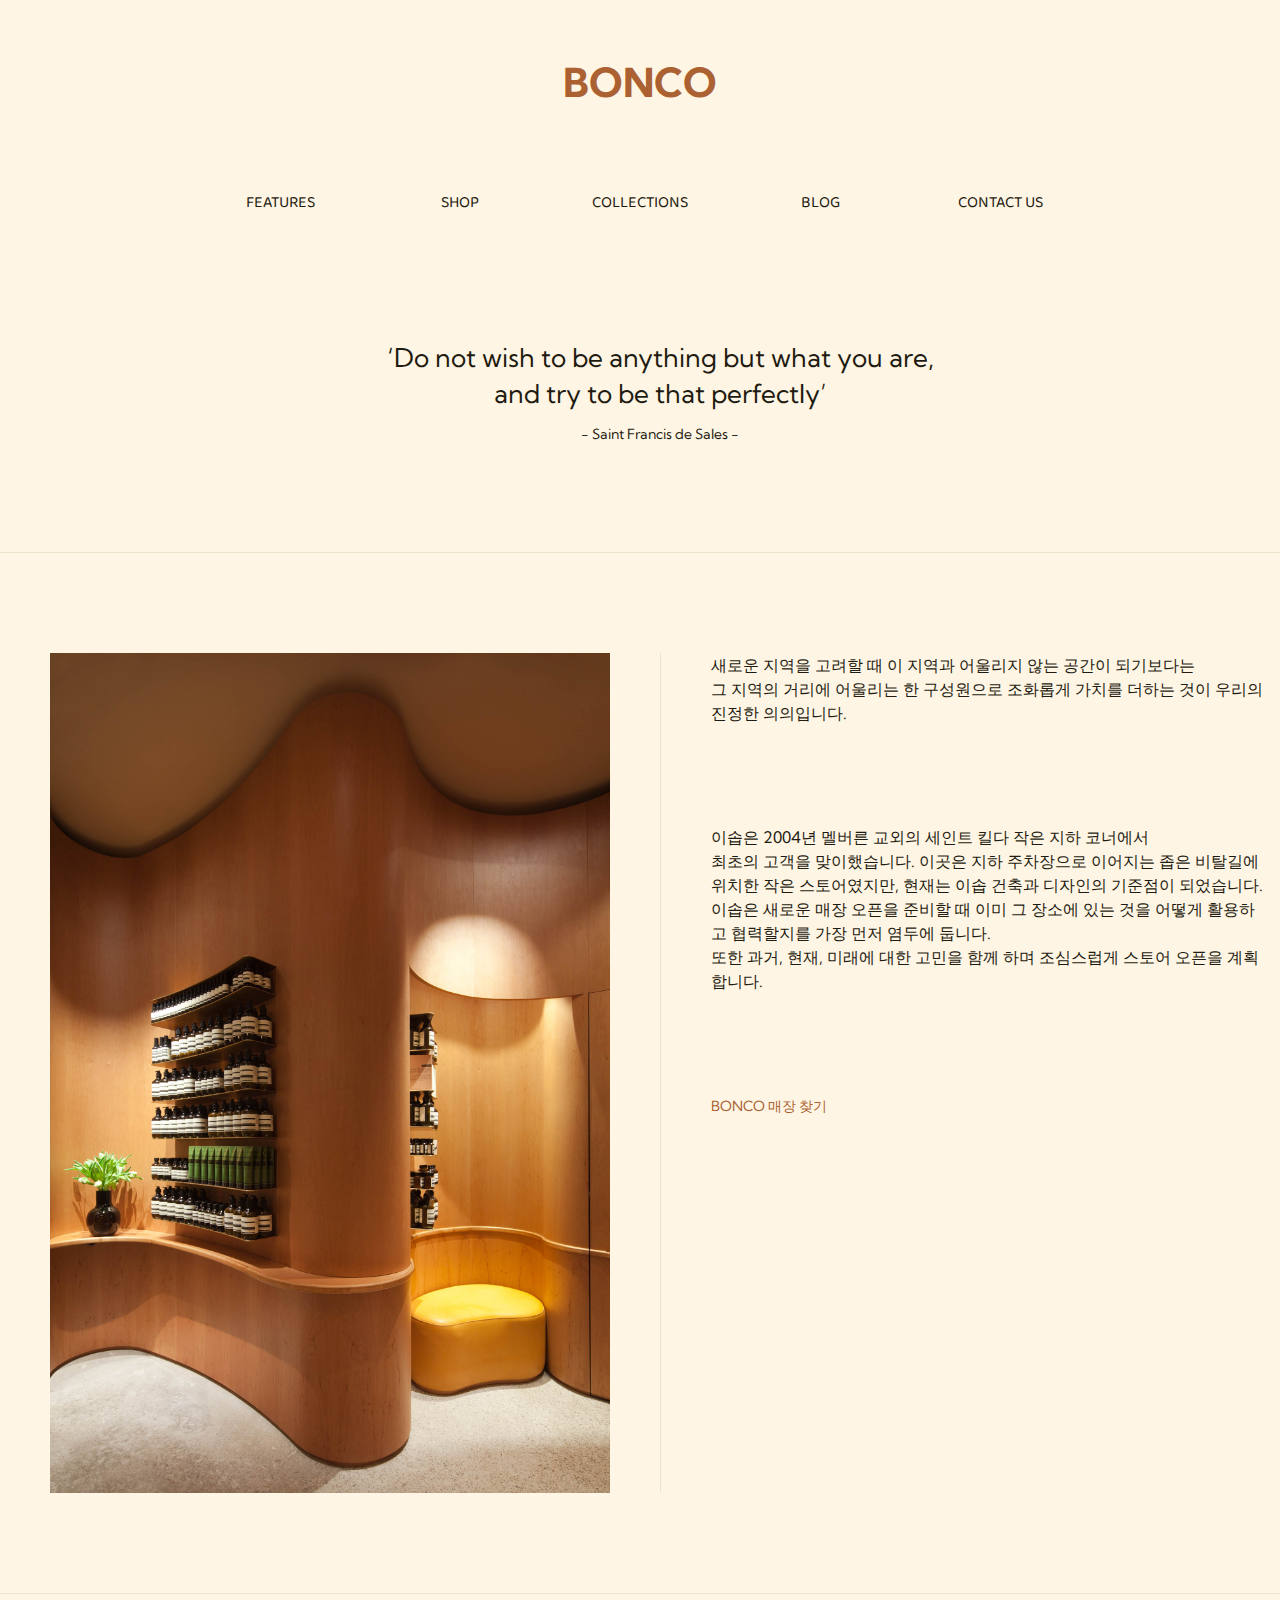
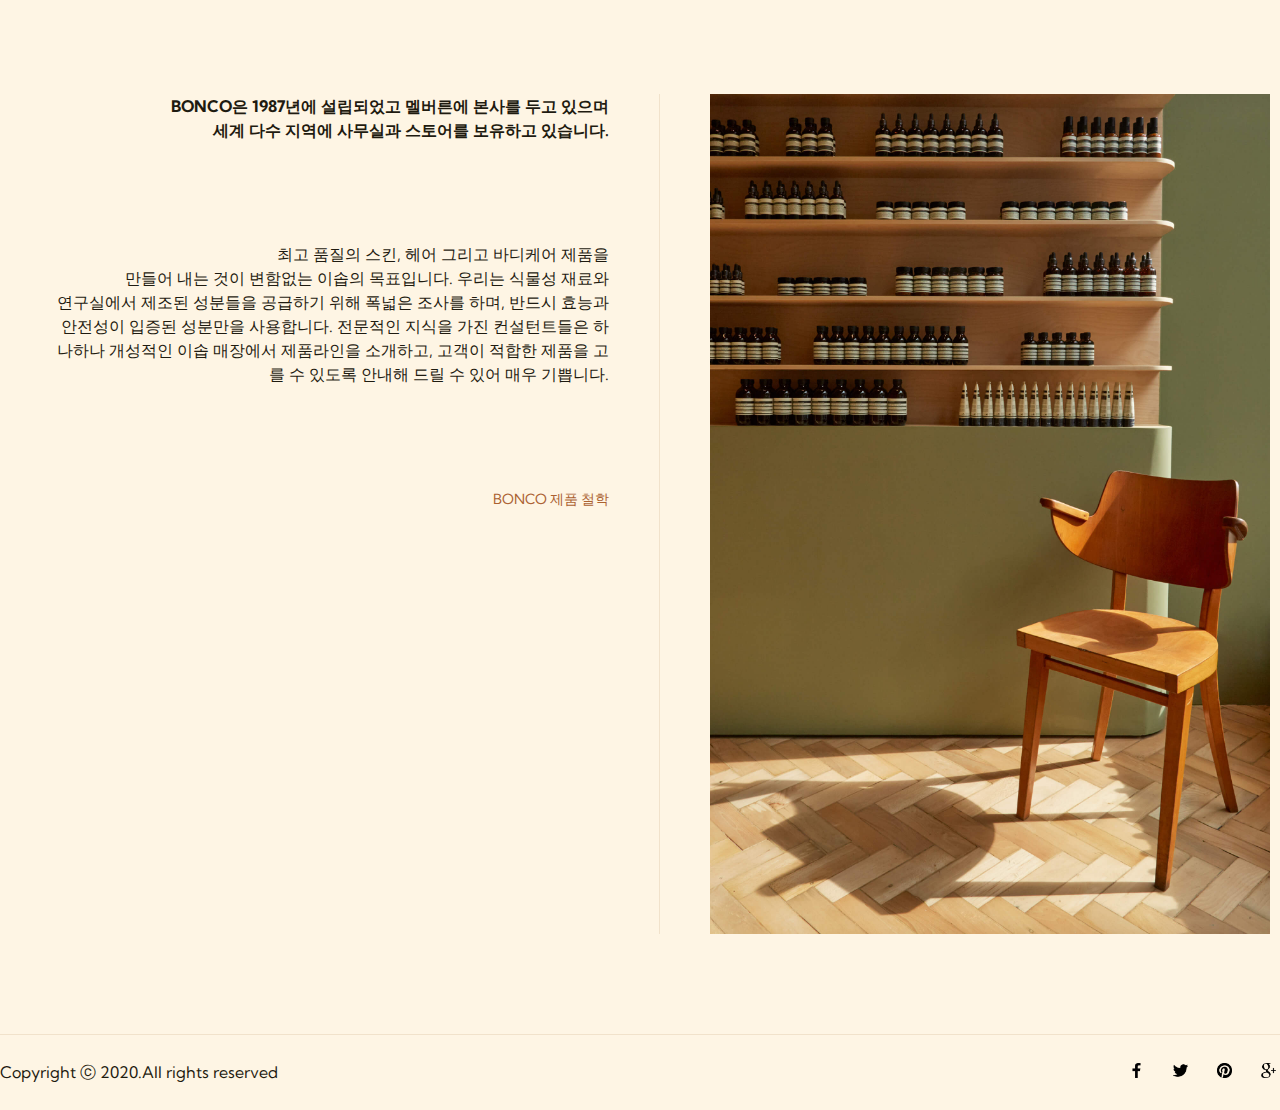
<file: features/features.html>
<!DOCTYPE html>
<html lang="en">
<head>
    <meta charset="UTF-8">
    <meta name="viewport" content="width=device-width, initial-scale=1, maximum-scale=1, minimum-scale=1, user-scalable=no">
    <title>BONCO</title>
    <link rel="stylesheet" href="../css/normalize.css">
    <link rel="stylesheet" href="../css/default.css">
    <link rel="stylesheet" href="../css/features_style.css">
    <script src="https://ajax.googleapis.com/ajax/libs/jquery/3.5.1/jquery.min.js"></script>
    <script type="text/javascript" src="../js/common.js"></script>
    <!--[if lt IE 9]>
      <script src = "http://html5shiv.googlecode.com/svn/trunk/html5.js"></script>
    <![endif]-->
</head>
<body>
  <div id="wrap">
    <!-- header -->
    <header id="main_header">
      <div id="logo"><a href="../index.html">BONCO</a></div>
      <nav id="gnb">
        <!-- popup area -->
        <div class="contact_wrap">
          <div class="popup_bg">
            <div class="popup_box">
              <a href="#"><div class="popup_btn"></div></a>
              <h3>CONTACT US</h3>
              <div class="input_area">
                <P>Name</P>
                <input type="text">
                <P>E-main</P>
                <input type="text">
                <p>Subject</p>
                <input type="text">
                <p>Message</p>
                <input type="text">
              </div>
              <div class="send_btn">
                <a href="#">SEND</a>
              </div>
            </div>
          </div>
        </div>
        <!-- //popup area -->
        <div class="gnb_nav">
          <ul class="main_menu">
            <!-- <li>
              <a href="#">home</a>
              <ul class="sub_menu">
                <li><a href="#">INTRODUCE</a></li>
                <li><a href="#">CI</a></li>
                <li><a href="#">HISTORY</a></li>
              </ul>
            </li>
            <li>
              <a href="#">category</a>
              <ul class="sub_menu">
                <li><a href="#">SKIN</a></li>
                <li><a href="#">BODY</a></li>
                <li><a href="#">HOME</a></li>
              </ul>
            </li> -->
            <li>
              <a href=../features/features.html>features</a>
              <ul class="sub_menu">
                <!-- <li><a href="#">menu</a></li>
                <li><a href="#">menu</a></li>
                <li><a href="#">menu</a></li> -->
              </ul>
            </li>
            <li>
              <a href="../shop/shop.html">shop</a>
              <ul class="sub_menu">
                <!-- <li><a href="#">menu</a></li>
                <li><a href="#">menu</a></li>
                <li><a href="#">menu</a></li> -->
              </ul>
            </li>
            <li>
              <a href="../collection/yuji.html">collections</a>
              <ul class="sub_menu">
                <li><a href="../collection/yuji.html">YUJI</a></li>
                <li><a href="../collection/aesop.html">AESOP</a></li>
              </ul>
            </li>
            <li>
              <a href="https://blog.naver.com/dkstndus1226" target="_blank">blog</a>
              <ul class="sub_menu">
                <!-- <li><a href="#">menu</a></li>
                <li><a href="#">menu</a></li>
                <li><a href="#">menu</a></li> -->
              </ul>
            </li>
            <li>
              <a href="#">contact us</a>
              <ul class="sub_menu">
                <!-- <li><a href="#">menu</a></li>
                <li><a href="#">menu</a></li>
                <li><a href="#">menu</a></li> -->
              </ul>
            </li>
          </ul>
        </div>
      </nav>
    </header>
    <!-- //header -->
    <!-- container -->
    <div id="container">
      <div class="inner">
        <p>‘Do not wish to be anything but what you are,<br>and try to be that perfectly’<br><span>- Saint Francis de Sales -</span></p>
        <!-- <p>BONCO는 지적이고 지속가능한 디자인에 대하여 진정성 있는<br> 관심을 가지고 있으며 이는 BONCO의 모든 분야로 이어집니다.</p> -->
        <div class="content">
          <img src="../img/features/img01.jpg" alt="features_img01">
          <div class="text_area">
            <p>새로운 지역을 고려할 때 이 지역과 어울리지 않는 공간이 되기보다는<br> 그 지역의 거리에 어울리는
               한 구성원으로 조화롭게 가치를 더하는 것이 우리의 진정한 의의입니다.</p>
            <p>이솝은 2004년 멜버른 교외의 세인트 킬다 작은 지하 코너에서<br> 최초의 고객을 맞이했습니다.
               이곳은 지하 주차장으로 이어지는 좁은 비탈길에 위치한 작은 스토어였지만, 현재는 이솝 건축과 디자인의 기준점이 되었습니다.
               이솝은 새로운 매장 오픈을 준비할 때 이미 그 장소에 있는 것을 어떻게 활용하고 협력할지를 가장 먼저 염두에 둡니다.
               <br>또한 과거, 현재, 미래에 대한 고민을 함께 하며 조심스럽게 스토어 오픈을 계획합니다.</p>
            <P><a href="#">BONCO 매장 찾기</a></P>
          </div>
        </div>
        <div class="content">
          <div class="text_area">
            <p><strong>BONCO은 1987년에 설립되었고 멜버른에 본사를 두고 있으며<br> 세계 다수 지역에 사무실과 스토어를 보유하고 있습니다.</strong></p>
            <p>최고 품질의 스킨, 헤어 그리고 바디케어 제품을<br> 만들어 내는 것이 변함없는 이솝의 목표입니다. 우리는 식물성 재료와<br>연구실에서
               제조된 성분들을 공급하기 위해 폭넓은 조사를 하며, 반드시 효능과 안전성이 입증된 성분만을 사용합니다.
               전문적인 지식을 가진 컨설턴트들은 하나하나 개성적인 이솝 매장에서 제품라인을 소개하고, 고객이 적합한 제품을 고를 수 있도록 안내해 드릴 수 있어 매우 기쁩니다.</p>
            <P><a href="#">BONCO 제품 철학</a></P>
          </div>
          <img src="../img/features/img02.jpg" alt="features_img02">
        </div>
      </div>
    </div>
    <!-- //container -->
    <!-- footer -->
    <footer id="footer">
      <div class="footer_inner">
        <p>Copyright ⓒ 2020.All rights reserved</p>
        <div class="icon_area">
          <a href="#"><img src="../img/footer/icon-facebook.png" alt="facebook"></a>
          <a href="#"><img src="../img/footer/icon-twitter.png" alt="twitter"></a>
          <a href="#"><img src="../img/footer/icon-pinter.png" alt="pinter"></a>
          <a href="#"><img src="../img/footer/icon-google.png" alt="google"></a>
          <a href="#"><img src="../img/footer/icon-instar.png" alt="instar"></a>
        </div>
      </div>
    </footer>
    <!-- //footer -->
  </div>
</body>
</html>
</file>
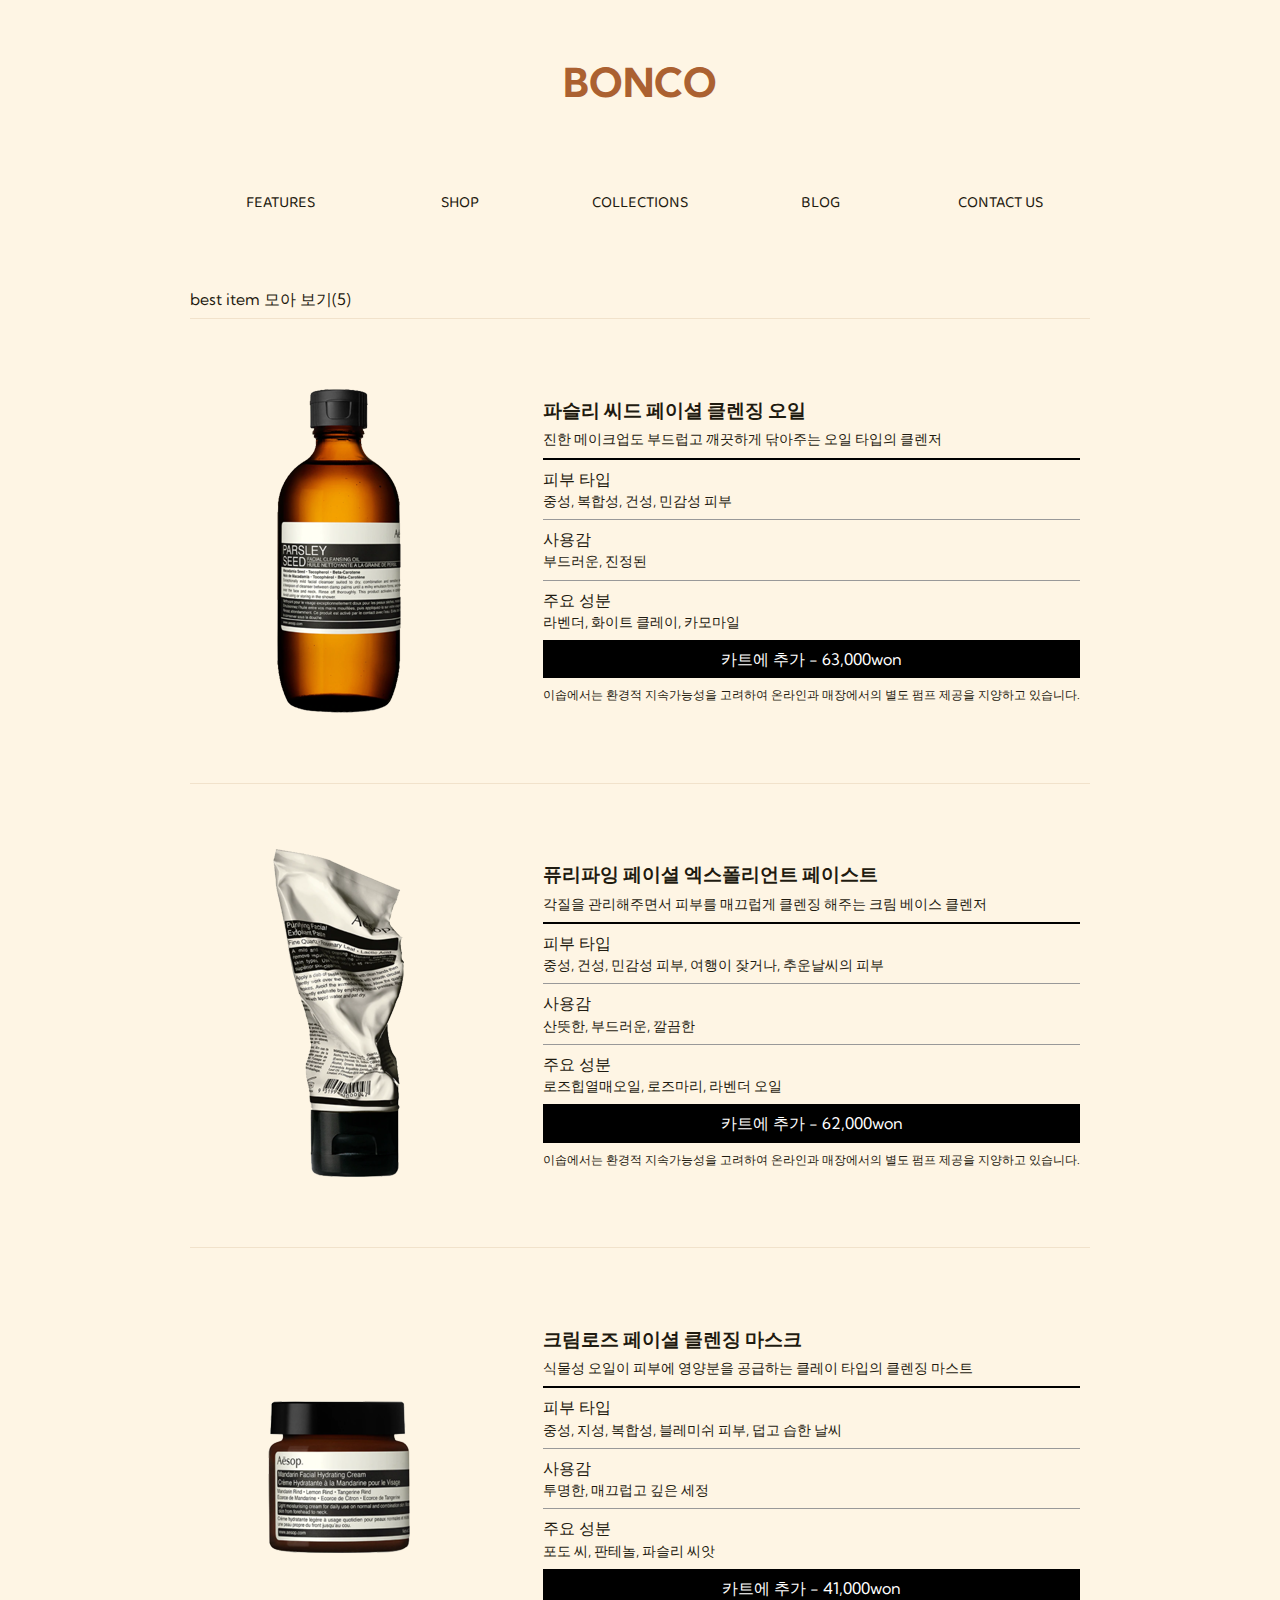
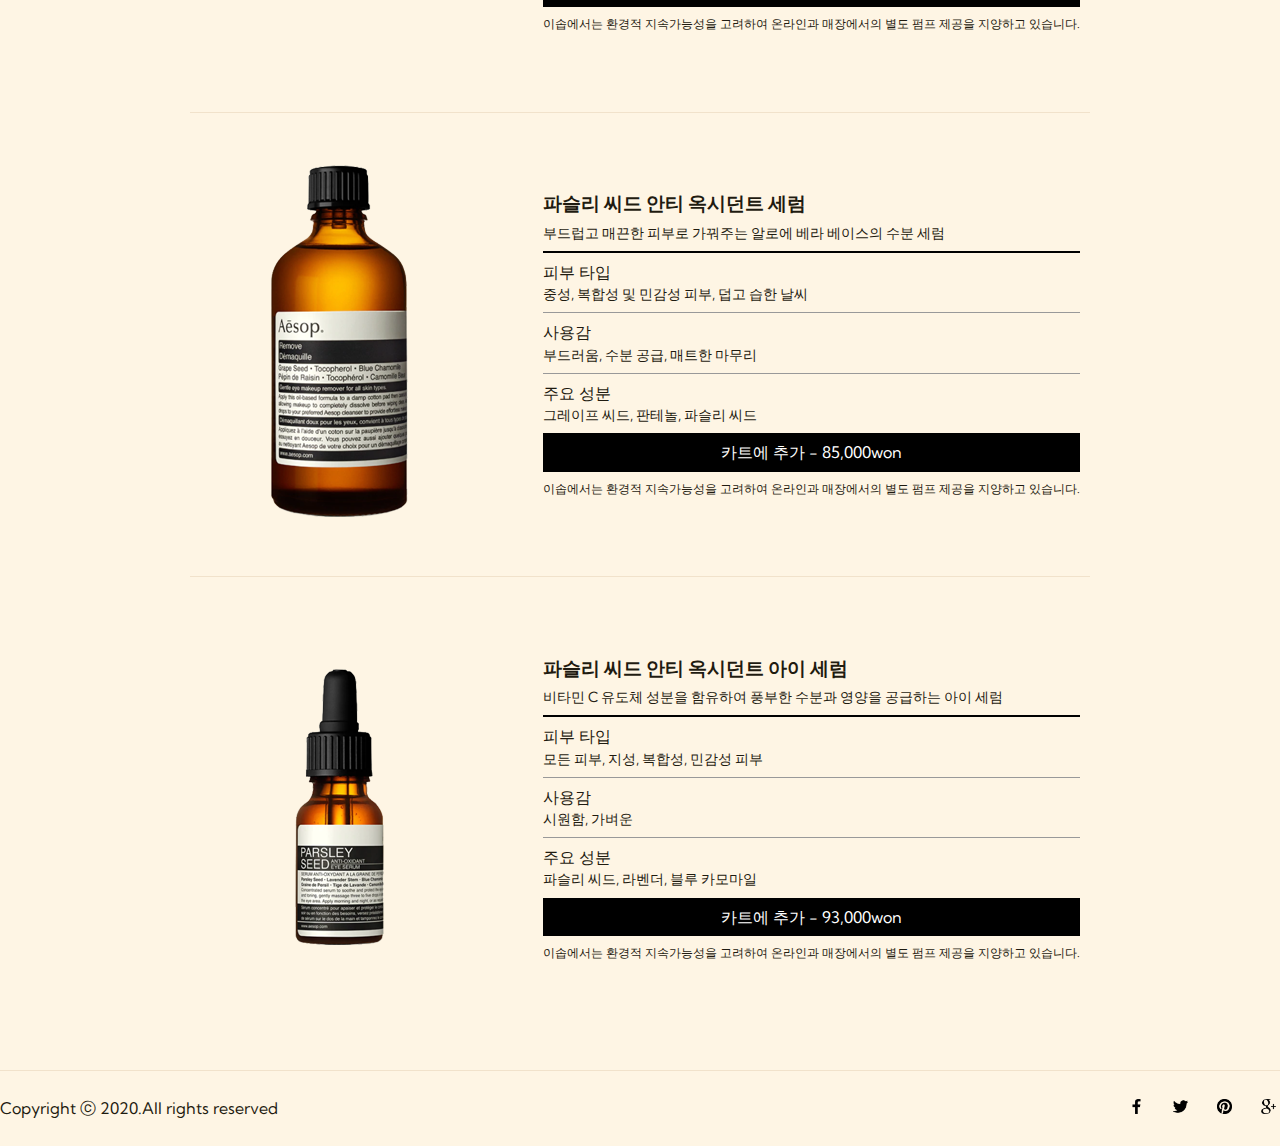
<file: shop/shop.html>
<!DOCTYPE html>
<html lang="en">
<head>
    <meta charset="UTF-8">
    <meta name="viewport" content="width=device-width, initial-scale=1, maximum-scale=1, minimum-scale=1, user-scalable=no">
    <title>BONCO</title>
    <link rel="stylesheet" href="../css/normalize.css">
    <link rel="stylesheet" href="../css/default.css">
    <link rel="stylesheet" href="../css/shop_style.css">
    <script src="https://ajax.googleapis.com/ajax/libs/jquery/3.5.1/jquery.min.js"></script>
    <script type="text/javascript" src="../js/common.js"></script>
    <!--[if lt IE 9]>
      <script src = "http://html5shiv.googlecode.com/svn/trunk/html5.js"></script>
    <![endif]-->
</head>
<body>
  <div id="wrap">
    <!-- header -->
    <header id="main_header">
      <div id="logo"><a href="../index.html">BONCO</a></div>
      <nav id="gnb">
        <!-- popup area -->
        <div class="contact_wrap">
          <div class="popup_bg">
            <div class="popup_box">
              <a href="#"><div class="popup_btn"></div></a>
              <h3>CONTACT US</h3>
              <div class="input_area">
                <P>Name</P>
                <input type="text">
                <P>E-main</P>
                <input type="text">
                <p>Subject</p>
                <input type="text">
                <p>Message</p>
                <input type="text">
              </div>
              <div class="send_btn">
                <a href="#">SEND</a>
              </div>
            </div>
          </div>
        </div>
        <!-- //popup area -->
        <div class="gnb_nav">
          <ul class="main_menu">
            <!-- <li>
              <a href="#">home</a>
              <ul class="sub_menu">
                <li><a href="#">INTRODUCE</a></li>
                <li><a href="#">CI</a></li>
                <li><a href="#">HISTORY</a></li>
              </ul>
            </li>
            <li>
              <a href="#">category</a>
              <ul class="sub_menu">
                <li><a href="#">SKIN</a></li>
                <li><a href="#">BODY</a></li>
                <li><a href="#">HOME</a></li>
              </ul>
            </li> -->
            <li>
              <a href=../features/features.html>features</a>
              <ul class="sub_menu">
                <!-- <li><a href="#">menu</a></li>
                <li><a href="#">menu</a></li>
                <li><a href="#">menu</a></li> -->
              </ul>
            </li>
            <li>
              <a href="shop.html">shop</a>
              <ul class="sub_menu">
                <!-- <li><a href="#">menu</a></li>
                <li><a href="#">menu</a></li>
                <li><a href="#">menu</a></li> -->
              </ul>
            </li>
            <li>
              <a href="../collection/yuji.html">collections</a>
              <ul class="sub_menu">
                <li><a href="../collection/yuji.html">YUJI</a></li>
                <li><a href="../collection/aesop.html">AESOP</a></li>
              </ul>
            </li>
            <li>
              <a href="https://blog.naver.com/dkstndus1226" target="_blank">blog</a>
              <ul class="sub_menu">
                <!-- <li><a href="#">menu</a></li>
                <li><a href="#">menu</a></li>
                <li><a href="#">menu</a></li> -->
              </ul>
            </li>
            <li>
              <a href="#">contact us</a>
              <ul class="sub_menu">
                <!-- <li><a href="#">menu</a></li>
                <li><a href="#">menu</a></li>
                <li><a href="#">menu</a></li> -->
              </ul>
            </li>
          </ul>
        </div>
      </nav>
    </header>
    <!-- //header -->
    <!-- container -->
    <div id="container">
      <div class="inner">
        <p>best item 모아 보기(5)</p>
        <div class="content">
          <a href="#"><img src="../img/shop/img01.png" alt="shop_img01"></a>
          <div class="text_area">
            <h3>파슬리 씨드 페이셜 클렌징 오일</h3>
            <p>진한 메이크업도 부드럽고 깨끗하게 닦아주는 오일 타입의 클렌저</p>
            <span>피부 타입</span>
            <p>중성, 복합성, 건성, 민감성 피부</p>
            <span>사용감</span>
            <p>부드러운, 진정된</p>
            <span>주요 성분</span>
            <p>라벤더, 화이트 클레이, 카모마일</p>
            <a href="#"><div class="btn">카트에 추가 - 63,000won</div></a>
            <P>이솝에서는 환경적 지속가능성을 고려하여 온라인과 매장에서의 별도 펌프 제공을 지양하고 있습니다.</P>
          </div>
        </div>
        <div class="content">
          <a href="#"><img src="../img/shop/img02.png" alt="shop_img02"></a>
          <div class="text_area">
            <h3>퓨리파잉 페이셜 엑스폴리언트 페이스트</h3>
            <p>각질을 관리해주면서 피부를 매끄럽게 클렌징 해주는 크림 베이스 클렌저</p>
            <span>피부 타입</span>
            <p>중성, 건성, 민감성 피부, 여행이 잦거나, 추운날씨의 피부</p>
            <span>사용감</span>
            <p>산뜻한, 부드러운, 깔끔한</p>
            <span>주요 성분</span>
            <p>로즈힙열매오일, 로즈마리, 라벤더 오일</p>
            <a href="#"><div class="btn">카트에 추가 - 62,000won</div></a>
            <P>이솝에서는 환경적 지속가능성을 고려하여 온라인과 매장에서의 별도 펌프 제공을 지양하고 있습니다.</P>
          </div>
        </div>
        <div class="content">
          <a href="#"><img src="../img/shop/img03.png" alt="shop_img03"></a>
          <div class="text_area">
            <h3>크림로즈 페이셜 클렌징 마스크</h3>
            <p>식물성 오일이 피부에 영양분을 공급하는 클레이 타입의 클렌징 마스트</p>
            <span>피부 타입</span>
            <p>중성, 지성, 복합성, 블레미쉬 피부, 덥고 습한 날씨</p>
            <span>사용감</span>
            <p>투명한, 매끄럽고 깊은 세정</p>
            <span>주요 성분</span>
            <p>포도 씨, 판테놀, 파슬리 씨앗</p>
            <a href="#"><div class="btn">카트에 추가 - 41,000won</div></a>
            <P>이솝에서는 환경적 지속가능성을 고려하여 온라인과 매장에서의 별도 펌프 제공을 지양하고 있습니다.</P>
          </div>
        </div>
        <div class="content">
          <a href="#"><img src="../img/shop/img04.png" alt="shop_img04"></a>
          <div class="text_area">
            <h3>파슬리 씨드 안티 옥시던트 세럼</h3>
            <p>부드럽고 매끈한 피부로 가꿔주는 알로에 베라 베이스의 수분 세럼</p>
            <span>피부 타입</span>
            <p>중성, 복합성 및 민감성 피부, 덥고 습한 날씨</p>
            <span>사용감</span>
            <p>부드러움, 수분 공급, 매트한 마무리</p>
            <span>주요 성분</span>
            <p>그레이프 씨드, 판테놀, 파슬리 씨드</p>
            <a href="#"><div class="btn">카트에 추가 - 85,000won</div></a>
            <P>이솝에서는 환경적 지속가능성을 고려하여 온라인과 매장에서의 별도 펌프 제공을 지양하고 있습니다.</P>
          </div>
        </div>
        <div class="content">
          <a href="#"><img src="../img/shop/img05.png" alt="shop_img05"></a>
          <div class="text_area">
            <h3>파슬리 씨드 안티 옥시던트 아이 세럼</h3>
            <p>비타민 C 유도체 성분을 함유하여 풍부한 수분과 영양을 공급하는 아이 세럼</p>
            <span>피부 타입</span>
            <p>모든 피부, 지성, 복합성, 민감성 피부</p>
            <span>사용감</span>
            <p>시원함, 가벼운</p>
            <span>주요 성분</span>
            <p>파슬리 씨드, 라벤더, 블루 카모마일</p>
            <a href="#"><div class="btn">카트에 추가 - 93,000won</div></a>
            <P>이솝에서는 환경적 지속가능성을 고려하여 온라인과 매장에서의 별도 펌프 제공을 지양하고 있습니다.</P>
          </div>
        </div>
      </div>
    </div>
    <!-- //container -->
    <!-- footer -->
    <footer id="footer">
      <div class="footer_inner">
        <p>Copyright ⓒ 2020.All rights reserved</p>
        <div class="icon_area">
          <a href="#"><img src="../img/footer/icon-facebook.png" alt="facebook"></a>
          <a href="#"><img src="../img/footer/icon-twitter.png" alt="twitter"></a>
          <a href="#"><img src="../img/footer/icon-pinter.png" alt="pinter"></a>
          <a href="#"><img src="../img/footer/icon-google.png" alt="google"></a>
          <a href="#"><img src="../img/footer/icon-instar.png" alt="instar"></a>
        </div>
      </div>
    </footer>
    <!-- //footer -->
  </div>
</body>
</html>
</file>
<file: css/default.css>
ul,li { list-style: none; }
ul,li,h1,h2,h3{ margin: 0; padding: 0; }
html,body { height: 100%; }
a { text-decoration: none; color: #333333; }
a:hover { color: #111111;}
*{ margin: 0; padding: 0 }
</file>
<file: css/style.css>
@charset "UTF-8";
@import url('https://fonts.googleapis.com/css2?family=Baloo+2:wght@400;500;600;700;800&display=swap');
@import url('https://fonts.googleapis.com/css2?family=Alata&display=swap');
@import url('https://fonts.googleapis.com/css2?family=Kumbh+Sans:wght@300;400;700&display=swap');
p{ margin: 0; }
body{background-color: #fef5e4; color: #1f1b10; font-family: 'Baloo 2', cursive;}
h1,h2{ font-family: 'Kumbh Sans', sans-serif;}
h3{ font-family: 'Alata', sans-serif;}

#wrap{
  min-width: 1320px;
  height: 100%;
}

/* header */
#main_header{
  text-align: center;
  height: 240px;
}

#logo{
  height: 165px;
  line-height: 165px;

}

#logo a{
  font-size: 40px;
  color: #ab6131;
  font-weight: 700;
  font-family: 'Kumbh Sans', sans-serif;
}

#gnb{
  position: relative;
}

#gnb .gnb_nav{
  width: 900px;
  margin: 0 auto;
}

#gnb .gnb_nav > .main_menu{
  overflow: hidden;
  display: flex;
  justify-content: space-around;
}

#gnb .gnb_nav > .main_menu > li{
  float: left;
}

/* sub site category */
#gnb .gnb_nav > .main_menu > li:hover > a{
  color: #d0a182;
}

#gnb .gnb_nav > .main_menu > li > a{
  width: 120px;
  display: block;
  text-align: center;
  text-transform: uppercase;
  line-height: 75px;
  font-size: 16px;
  color: #1f1b10;
  font-family: 'Baloo 2', cursive;
}

#gnb .gnb_nav > .main_menu > li:hover > .sub_menu{
  display: block;
}

#gnb .cart{
  position: fixed;
  height: 75px;
  line-height: 75px;
  top: 0;
  right: 300px;
}

#gnb .cart div{
  padding: 0 15px;
}

#gnb .gnb_nav .sub_menu{
  transition: background 1s;
  display: block;
  background: rgba(225,225,225,.3);
  width: 100%;
  display: none;
  border-radius: 0 0 25px 25px;
  z-index: 999;
}

#gnb .gnb_nav .sub_menu li a{
  display: block;
  line-height: 50px;
  font-size: 16px;
  color: #fef5e4;
}

#gnb .gnb_nav .sub_menu li:hover{
  background: #d0a182;
}

#gnb .gnb_nav .sub_menu li:last-child:hover{
  border-radius: 0 0 25px 25px;
}

/* contact us area */
#gnb .contact_wrap{
  position: relative;;
  display: none;
  z-index: 100;
  overflow: hidden;
}

#gnb .popup_bg{
  position: fixed;
  top: 0;
  left: 0;
  bottom: 0;
  right: 0;
  background: rgba(0,0,0,.5);
  z-index: 100;

}

#gnb .popup_box{
  position: relative;
  top: 180px;
  width: 650px;
  height: 550px;
  background: #f1e2cb;
  border-radius: 40px;
  margin: 0 auto;
  box-sizing: border-box;
  /* box-shadow: 0px 10px 50px; */
}

#gnb .popup_box h3{
  display: inline-block;
  font-size: 35px;
  text-align: center;
  padding: 40px 0 20px 0;
  color: #ab6131;
}

#gnb .popup_box .input_area p{
  text-align: left;
  padding: 10px 0;
  color: #ab6131;
}

#gnb .popup_box .input_area{
  width: 400px;
  margin: 0 auto;
}

#gnb .popup_box .input_area input[type=text],#gnb .popup_box .input_area textarea{
  width: 400px;
  height: 30px;
  border: none;
  padding: 5px;
  outline-style: none;
  border-radius: 10px;
  font-family: 'Kumbh Sans', sans-serif;
}

#gnb .popup_box .input_area textarea{
  height: 60px;
  border: none;
  outline: none;
}

#gnb .popup_box .input_area input[type=text]:focus::-webkit-input-placeholder{
  color: transparent;
}

#gnb .popup_box .input_area input[type=text]::placeholder{
  text-align: left;
  color: #f1e2cb;
  font-family: 'Kumbh Sans', sans-serif;
}

#gnb .popup_btn{
  position: absolute;
  top: 0;
  right: 0;
  width: 40px;
  height: 40px;
  display: inline-block;
  float: right;
  margin: 20px 20px 0 0;
  transition: .5s;
  border-radius: 100%;
  background: #ab6131;
}

#gnb .popup_btn:hover{
  background: #f1e2cb;
  border: 1px solid #ab6131;
}

#gnb .popup_btn:hover::before,#gnb .popup_btn:hover::after{
  background: #ab6131;
}

#gnb .popup_btn::before{
  content:'';
  position: absolute;
  display: block;
  top: calc( 50% - 2px );
  left: 15%;
  width: 70%;
  height: 2px;
  margin: 0 auto;
  transform: rotate(45deg);
  background: #f1e2cb;
}

#gnb .popup_btn::after{
  content:'';
  position: absolute;
  display: block;
  top: calc( 50% - 2px );
  left: 15%;
  width: 70%;
  height: 2px;
  transform: rotate(-45deg);
  background: #f1e2cb;
}

#gnb .popup_box .send_btn{
  display: inline-block;
  background: #ab6131;
  border-radius: 25px;
  margin: 30px 0;
}

#gnb .popup_box .send_btn a{
  display: inline-block;
  color: #f1e2cb;
  padding: 10px 20px;
  font-size: 18px;
  line-height: 18px;
  transition: .5s;
}
#gnb .popup_box .send_btn:hover{
  background: #f1e2cb;
  border: 1px solid #ab6131;
}

#gnb .popup_box .send_btn a:hover{
  color: #ab6131;
}

/* main banner */
#main_banner{
  height: 770px;
  width: 100%;
  text-align: center;
  background-image: url("../img/mainbanner/mainbanner01.png");
  background-position: center center;
  background-size: cover;
}

#main_banner h1{
  padding-top: 250px;
  padding-bottom: 30px;
  font-size: 50px;
  line-height: 40px;
  color: #fef5e4;
  font-family: 'Alata', sans-serif;
}

#main_banner p{
  padding-bottom: 60px;
  color: #fef5e4;
}

#main_banner .button{
  width: 125px;
  height: 50px;
  background: #f1e2cb;
  margin: 0 auto;
  border-radius: 25px;
  transition: .5s;
}

#main_banner .button:hover{
  background: #ab6131;
}

#main_banner .button:hover p a{
  color: #f1e2cb;
}

#main_banner .button p a{
  line-height: 50px;
  font-size: 14px;
  font-weight: bold;
  color: #d0a182;
}

#main_banner .slide_btn{
  padding-top: 200px;
}

#main_banner .slide_btn div{
  display: inline-block;
  width: 10px;
  height: 10px;
  border-radius: 100%;
  border: 2px solid #f1e2cb;
}

#main_banner .slide_btn div:hover{
  background-color: #f1e2cb;
}

/* container */
/* section_1 */
#container{
  display: flex;
  justify-content: center;
  width: 100%;
}

#container .container_inner{
  width: 1320px;
  margin: 0 auto;
}

.section_1{
  position: relative;
  overflow: hidden;
  height: 800px;
  padding-top: 70px;
  box-sizing: border-box;
}

.section_1 .content{
  position: relative;
  width: 600px;
  height: 630px;
  margin: 0 30px;
}

.section_1 .content.left{
  float: left;
}

.section_1 .content.left .text_area{
  position: absolute;
  top: 40px;
  left: 20px;
}

.section_1 .content.left .text_area p{
  margin: 20px 0;
  font-family: 'Alata', sans-serif;
  font-size: 12px;
  line-height: 18px;
}

.section_1 .content.left .button{
  width: 125px;
  height: 50px;
  background: #f1e2cb;
  border-radius: 25px;
  text-align: center;
  transition: .5s;
}

.section_1 .content.left .button:hover{
  background: #ab6131;
}

.section_1 .content.left .button:hover p a{
  color: #f1e2cb;
}

.section_1 .content.left .button p a{
  line-height: 50px;
  font-size: 14px;
  font-weight: bold;
  color: #d0a182;
}


.section_1 .content.right{
  float: left;
}

.section_1 .content.right .img_area{
  display: flex;
  justify-content: space-between;
  height: 285px;
}

.section_1 .content.right .img_area .img_1{
  width: 265px;
  height: 285px;
  display: inline-block;
  background: #fff;
}

.section_1 .content.right .img_area .img_2{
  width: 265px;
  height: 285px;
  display: inline-block;
  background: #fff;
}

.section_1 .content.right .img_link{
  height: 285px;
  margin-top: 60px;
  background: #fff;
  text-align: center;
}

.section_1 .content.right .img_link a{
  color: #f1e2cb;
  line-height: 285px;
}

/* section_2 */
.section_2{
  background: #fef5e4;
  height: 660px;
}

.section_2 > h2{
  font-size: 35px;
  text-align: center;
  line-height: 170px;
}

.section_2 .swiper-wrapper div.swiper-slide{
  width: 265px;
  height: 365px;
}

.section_2 .swiper-slide{
  width: 0;
  height: 0;
}

.swiper-button-prev:after,.section_2 .swiper-button-next:after{
   color: #000;
 }


/* section_3 */
.section_3{
  overflow: hidden;
}

.section_3 .left_area{
  float: left;
  width: 660px;
  height: 500px;
}

.section_3 .right_area{
  float: left;
  width: 660px;
  height: 500px;
  text-align: left;
  padding-left: 190px;
  box-sizing: border-box;
}

.section_3 .right_area h3{
  padding-top: 90px;
}

.section_3 .right_area >  p{
  padding: 50px 0;
  font-family: 'Alata', sans-serif;
  font-size: 12px;
  line-height: 18px;
}

.section_3 .right_area > .button{
  width: 125px;
  height: 50px;
  line-height: 50px;
  background: #f1e2cb;
  border-radius: 25px;
  text-align: center;
  transition: .5s;
}

.section_3 .right_area > .button:hover{
  background: #ab6131;
}

.section_3 .right_area > .button:hover p > a{
  color: #f1e2cb;
}

.section_3 .right_area > .button > p > a{
  font-size: 14px;
  font-weight: bold;
  color: #d0a182;
}

/* section_4 */
.section_4{
  height: 910px;
  text-align: center;
  background: #fef5e4;
}

.section_4 h2{
  padding-top: 100px;
  padding-bottom: 50px;
  margin: 0;
  font-size: 35px;
}

.section_4 .product_list{
  margin: 0 auto;
}

.section_4 .product_list ul{
  display: flex;
  flex-direction: row;
  justify-content: space-around;
  flex-wrap: wrap;

}

.section_4 .product_list li{
  display: inline-block;
  position: relative;
  width: 210px;
  height: 285px;
  margin: 10px 30px;
  transition: background 1s;
}

.section_4 .product_list li:hover .price{
  opacity: 1;
}

.section_4 .product_list li:hover img{
  opacity: .4;
}

.section_4 .product_list li .price{
  position: absolute;
  display: inline-block;;
  bottom: 0;
  left: 0;
  top: 0;
  right: 0;
  padding-top: 30px;
  font-size: 24px;
  background: rgba(241,226,203,.2);
  transition: .5s;
  border-radius: 100px;
  opacity: 0;
}

.section_4 .product_list li .price p a{
  color: #ab6131;
}

.section_4 .product_list li .price p:first-child{
  padding-top: 100px;
}

/* section_5 */
.section_5{
  height: 660px;
  background: #fef5e4;
}

.section_5 > h2{
  text-align: center;
  font-size: 35px;
  font-weight: bold;
  padding: 100px 0 60px 0;
}

.section_5 .news_group{
  display: flex;
  justify-content: space-between;
  width: 1150px;
  margin: 0 auto;
}

.section_5 .news_group .news{
  display: inline-block;
  width: 360px;
}

.section_5 .news_group .news img{
  width: 360px;
  height: 240px;
}

.section_5 > .news_group > .news > .text_area > p{
  font-family: 'Alata', sans-serif;
  font-size: 12px;
  line-height: 18px;
}

.section_5 > .news_group > .news > .text_area > p:first-child{
  line-height: 40px;
  font-size: 16px;
  font-weight: bold;
}

/* section_6 */
.section_6{
  text-align: center;
  height: 600px;
  background: #fef5e4;
}

.section_6 .text_area > h2{
  font-size: 36px;
  padding: 100px 0 20px 0;
}

.section_6 .text_area > p{
  line-height: 25px;
  padding-bottom: 25px;
}

.section_6 input{
  width: 560px;
  height: 60px;
  border: 1px solid #f1e2cb;
  outline: none;
  margin-bottom: 40px;
  font-family: 'Kumbh Sans', sans-serif;
  text-align: center;
}

.section_6 input:focus::-webkit-input-placeholder{
  color: transparent;
}

.section_6 input::placeholder{
  text-align: center;
  color: #f1e2cb;
  font-family: 'Kumbh Sans', sans-serif;
}

.section_6 .btn{
  width: 170px;
  height: 50px;
  background: #f1e2cb;
  margin: 0 auto;
  border-radius: 25px;
  transition: .5s;
}

.section_6 .btn:hover{
  background: #ab6131;
}

.section_6 .btn:hover p a{
  color: #f1e2cb;
}


.section_6 .btn p a{
  line-height: 50px;
  font-size: 14px;
  color: #d0a182;
  font-weight: bold;
}

/* footer */
#footer{
  margin: 0 auto;
  width: 1320px;
  height: 75px;
  background: #fef5e4;
  border-top: 1px solid #f1e2cb;
}

#footer p{
  display: inline-block;
  line-height: 75px;
}

#footer .footer_inner{
  overflow: hidden;
}

#footer .icon_area{
  line-height: 75px;
  float: right;
}

#footer .icon_area img{
  width: 15px;
  height: 15px;
  padding-left: 25px;
}
</file>
<file: css/aesop_style.css>
@charset "UTF-8";
@import url('https://fonts.googleapis.com/css2?family=Baloo+2:wght@400;500;600;700;800&display=swap');
@import url('https://fonts.googleapis.com/css2?family=Alata&display=swap');
@import url('https://fonts.googleapis.com/css2?family=Kumbh+Sans:wght@300;400;700&display=swap');
p{margin: 0;}
body{  background-color: #fef5e4; color: #1f1b10; font-family: 'Baloo 2', cursive;}
h1,h2{ font-family: 'Kumbh Sans', sans-serif;}
h3{ font-family: 'Alata', sans-serif;}
#wrap{
  width: 100%;
  height: 100%;
}

/* header */
#main_header{
  text-align: center;
  height: 240px;
}

#logo{
  height: 165px;
  line-height: 165px;

}

#logo a{
  font-size: 40px;
  color: #ab6131;
  font-weight: 700;
  font-family: 'Kumbh Sans', sans-serif;
}

#gnb{
  position: relative;
}

#gnb .gnb_nav{
  width: 900px;
  margin: 0 auto;
}

#gnb .gnb_nav > .main_menu{
  overflow: hidden;
  display: flex;
  justify-content: space-around;
}

#gnb .gnb_nav > .main_menu > li{
  float: left;
}

#gnb .gnb_nav > .main_menu > li:hover{
  background: rgba(208,161,130,.2);
  border-radius: 25px 25px 25px 25px;
  /*font-weight: bold;*/
}

#gnb .gnb_nav > .main_menu > li:hover > a{
  color: #d0a182;
}

#gnb .gnb_nav > .main_menu > li > a{
  width: 120px;
  /*width: 100%;*/
  display: block;
  text-align: center;
  text-transform: uppercase;
  line-height: 75px;
  font-size: 16px;
  /* font-weight: bold; */
  color: #1f1b10;
  font-family: 'Baloo 2', cursive;
}

#gnb .gnb_nav > .main_menu > li:hover > .sub_menu{
  display: block;
}

#gnb .cart{
  position: absolute;
  height: 75px;
  line-height: 75px;
  top: 0;
  right: 300px;
}

#gnb .cart div{
  padding: 0 15px;
}


#gnb .gnb_nav .sub_menu{
  transition: height 1s;
  display: block;
  background: #d0a182;
  width: 100%;
  display: none;
  border-radius: 0 0 25px 25px;
}

#gnb .gnb_nav .sub_menu li a{
  display: block;
  line-height: 50px;
  font-size: 16px;
  color: #fef5e4;
}

#gnb .gnb_nav .sub_menu li:hover{
  background: rgba(225,225,225,.3);
}

#gnb .gnb_nav .sub_menu li:last-child:hover{
  border-radius: 0 0 25px 25px;
}
/*#gnb .gnb_nav .sub_menu:hover li a{
  color: #d0a182;
}*/

/* contact us area */
#gnb .contact_wrap{
  position: relative;;
  /*top: 0;
  bottom: 0;*/
  display: none;
  z-index: 100;
  /*width: 100vw;
  height: 100vh;*/
  overflow: hidden;
}

#gnb .popup_bg{
  position: fixed;
  top: 0;
  left: 0;
  bottom: 0;
  right: 0;
  background: rgba(0,0,0,.5);
  z-index: 100;
  /*filter: blur(1px);*/

}

#gnb .popup_box{
  position: relative;
  top: 180px;
  width: 650px;
  height: 550px;
  background: #f1e2cb;
  border-radius: 40px;
  margin: 0 auto;
  box-sizing: border-box;
  /* box-shadow: 0px 10px 50px; */
}

#gnb .popup_box h3{
  display: inline-block;
  font-size: 35px;
  text-align: center;
  padding: 40px 0 20px 0;
  color: #ab6131;
}

#gnb .popup_box .input_area p{
  text-align: left;
  padding: 10px 0;
  color: #ab6131;
}

#gnb .popup_box .input_area{
  width: 400px;
  margin: 0 auto;
}

#gnb .popup_box .input_area input[type=text]{
  width: 400px;
  height: 30px;
  border: none;
  padding: 5px;
  outline-style: none;
  border-radius: 10px;
  font-family: 'Kumbh Sans', sans-serif;
}

#gnb .popup_box .input_area input[type=text]:last-child{
  height: 60px;
}

#gnb .popup_box .input_area input[type=text]:focus::-webkit-input-placeholder{
  color: transparent;
}

#gnb .popup_box .input_area input[type=text]::placeholder{
  text-align: left;
  color: #f1e2cb;
  font-family: 'Kumbh Sans', sans-serif;
}

#gnb .popup_btn{
  position: absolute;
  top: 0;
  right: 0;
  width: 40px;
  height: 40px;
  display: inline-block;
  float: right;
  margin: 20px 20px 0 0;
  transition: .5s;
  border-radius: 100%;
  background: #ab6131;
}

#gnb .popup_btn:hover{
  background: #f1e2cb;
  border: 1px solid #ab6131;
}

#gnb .popup_btn:hover::before,#gnb .popup_btn:hover::after{
  background: #ab6131;
}

#gnb .popup_btn::before{
  content:'';
  position: absolute;
  display: block;
  top: calc( 50% - 2px );
  left: 15%;
  width: 70%;
  height: 2px;
  margin: 0 auto;
  transform: rotate(45deg);
  background: #f1e2cb;
}

#gnb .popup_btn::after{
  content:'';
  position: absolute;
  display: block;
  top: calc( 50% - 2px );
  left: 15%;
  width: 70%;
  height: 2px;
  transform: rotate(-45deg);
  background: #f1e2cb;
}

#gnb .popup_box .send_btn{
  display: inline-block;
  background: #ab6131;
  border-radius: 25px;
  margin: 30px 0;
}

#gnb .popup_box .send_btn a{
  display: inline-block;
  color: #f1e2cb;
  padding: 10px 20px;
  font-size: 18px;
  line-height: 18px;
  transition: .5s;
}
#gnb .popup_box .send_btn:hover{
  background: #f1e2cb;
  border: 1px solid #ab6131;
}

#gnb .popup_box .send_btn a:hover{
  color: #ab6131;
}

/* container */
/* content_01*/
#container .inner01{
  width: 1024px;
  margin: 0 auto;
}

#container .inner01 .line_area{
  display: flex;
  justify-content: center;
}

#container .inner01 .line_area img{
  padding: 70px 0 120px 0;
  z-index: -100;
}

.content_01{
  padding-bottom: 50px;
}

.content_01 .text_area{
  text-align: center;
}

.content_01 .text_area h1{
  text-transform: uppercase;
  font-size: 50px;
  /* padding-top: 150px; */
}

.content_01 .text_area p > em{
  font-size: 26px;
  font-weight: bold;
  color: #ae9058;
}

.content_01 .text_area p:first-child{
  padding: 10px 0;
}

.content_01 .text_area p:last-child{
  font-size: 12px;
  text-indent: 1rem;
  line-height: 20px;
  padding: 30px 0;
  font-family: 'Kumbh Sans', sans-serif
}

/* content_02 */
/*.content_02{
  border-top: 1px solid #000;
}*/
.content_02 .inner02{
  position: relative;
  clear: both;
  display: flex;
  justify-content: space-between;
  width: 1320px;
  margin: 0 auto;
  padding: 150px 0 150px;
  border-top: 1px solid #000;
}

.content_02:nth-of-type(3) .inner02{
  border-bottom: 1px solid #000;
}

.content_02:last-child{
  padding: 0 0 250px 0;
}

.content_02 .inner02 .left_text{
  position: relative;
  display: flex;
  justify-content: center;
  align-items: center;
  text-align: center;
}


.content_02 .inner02 .left_text img{
  position: absolute;
  top: 100px;
  left: 55px;
}

.content_02 .inner02 .left_text p{
  margin: 20px;
}

.content_02 .inner02 .left_text .area{
  position: absolute;
  top: 20px;
  right: 0;
  left: 0;
  font-weight: bold;
}

.brand_t{
  text-align: center;
  margin: 150px 0;
}

.brand_t h2{
  font-size: 38px;
  margin-bottom: 50px;
}

.brand_t p{
  display: inline-block;
  font-size: 18px;
  border-bottom: 1px solid #000;
}


/* footer */
#footer{
  margin: 0 auto;
  width: 1320px;
  height: 75px;
  background: #fef5e4;
  border-top: 1px solid #f1e2cb;
}

#footer p{
  display: inline-block;
  line-height: 75px;
}

#footer .footer_inner{
  overflow: hidden;
}

#footer .icon_area{
  line-height: 75px;
  float: right;
}

#footer .icon_area img{
  width: 15px;
  height: 15px;
  padding-left: 25px;
}
</file>
<file: css/collection_style.css>
@charset "UTF-8";
@import url('https://fonts.googleapis.com/css2?family=Baloo+2:wght@400;500;600;700;800&display=swap');
@import url('https://fonts.googleapis.com/css2?family=Alata&display=swap');
@import url('https://fonts.googleapis.com/css2?family=Kumbh+Sans:wght@300;400;700&display=swap');
p{margin: 0;}
body{  background-color: #fef5e4; color: #1f1b10; font-family: 'Baloo 2', cursive;}
h1,h2{ font-family: 'Kumbh Sans', sans-serif;}
h3{ font-family: 'Alata', sans-serif;}
#wrap{
  width: 100%;
  height: 100%;
}

/* header */
#main_header{
  text-align: center;
  height: 240px;
}

#logo{
  height: 165px;
  line-height: 165px;

}

#logo a{
  font-size: 40px;
  color: #ab6131;
  font-weight: 700;
  font-family: 'Kumbh Sans', sans-serif;
}

#gnb{
  position: relative;
}

#gnb .gnb_nav{
  width: 900px;
  margin: 0 auto;
}

#gnb .gnb_nav > .main_menu{
  overflow: hidden;
  display: flex;
  justify-content: space-around;
}

#gnb .gnb_nav > .main_menu > li{
  float: left;
}

#gnb .gnb_nav > .main_menu > li:hover{
  background: rgba(208,161,130,.2);
  border-radius: 25px 25px 25px 25px;
  /*font-weight: bold;*/
}

#gnb .gnb_nav > .main_menu > li:hover > a{
  color: #d0a182;
}

#gnb .gnb_nav > .main_menu > li > a{
  width: 120px;
  /*width: 100%;*/
  display: block;
  text-align: center;
  text-transform: uppercase;
  line-height: 75px;
  font-size: 16px;
  /* font-weight: bold; */
  color: #1f1b10;
  font-family: 'Baloo 2', cursive;
}

#gnb .gnb_nav > .main_menu > li:hover > .sub_menu{
  display: block;
}

#gnb .cart{
  position: absolute;
  height: 75px;
  line-height: 75px;
  top: 0;
  right: 300px;
}

#gnb .cart div{
  padding: 0 15px;
}


#gnb .gnb_nav .sub_menu{
  transition: height 1s;
  display: block;
  background: #d0a182;
  width: 100%;
  display: none;
  border-radius: 0 0 25px 25px;
}

#gnb .gnb_nav .sub_menu li a{
  display: block;
  line-height: 50px;
  font-size: 16px;
  color: #fef5e4;
}

#gnb .gnb_nav .sub_menu li:hover{
  background: rgba(225,225,225,.3);
}

#gnb .gnb_nav .sub_menu li:last-child:hover{
  border-radius: 0 0 25px 25px;
}
/*#gnb .gnb_nav .sub_menu:hover li a{
  color: #d0a182;
}*/

/* contact us area */
#gnb .contact_wrap{
  position: relative;;
  /*top: 0;
  bottom: 0;*/
  display: none;
  z-index: 100;
  /*width: 100vw;
  height: 100vh;*/
  overflow: hidden;
}

#gnb .popup_bg{
  position: fixed;
  top: 0;
  left: 0;
  bottom: 0;
  right: 0;
  background: rgba(0,0,0,.5);
  z-index: 100;
  /*filter: blur(1px);*/

}

#gnb .popup_box{
  position: relative;
  top: 180px;
  width: 650px;
  height: 550px;
  background: #f1e2cb;
  border-radius: 40px;
  margin: 0 auto;
  box-sizing: border-box;
  /* box-shadow: 0px 10px 50px; */
}

#gnb .popup_box h3{
  display: inline-block;
  font-size: 35px;
  text-align: center;
  padding: 40px 0 20px 0;
  color: #ab6131;
}

#gnb .popup_box .input_area p{
  text-align: left;
  padding: 10px 0;
  color: #ab6131;
}

#gnb .popup_box .input_area{
  width: 400px;
  margin: 0 auto;
}

#gnb .popup_box .input_area input[type=text]{
  width: 400px;
  height: 30px;
  border: none;
  padding: 5px;
  outline-style: none;
  border-radius: 10px;
  font-family: 'Kumbh Sans', sans-serif;
}

#gnb .popup_box .input_area input[type=text]:last-child{
  height: 60px;
}

#gnb .popup_box .input_area input[type=text]:focus::-webkit-input-placeholder{
  color: transparent;
}

#gnb .popup_box .input_area input[type=text]::placeholder{
  text-align: left;
  color: #f1e2cb;
  font-family: 'Kumbh Sans', sans-serif;
}

#gnb .popup_btn{
  position: absolute;
  top: 0;
  right: 0;
  width: 40px;
  height: 40px;
  display: inline-block;
  float: right;
  margin: 20px 20px 0 0;
  transition: .5s;
  border-radius: 100%;
  background: #ab6131;
}

#gnb .popup_btn:hover{
  background: #f1e2cb;
  border: 1px solid #ab6131;
}

#gnb .popup_btn:hover::before,#gnb .popup_btn:hover::after{
  background: #ab6131;
}

#gnb .popup_btn::before{
  content:'';
  position: absolute;
  display: block;
  top: calc( 50% - 2px );
  left: 15%;
  width: 70%;
  height: 2px;
  margin: 0 auto;
  transform: rotate(45deg);
  background: #f1e2cb;
}

#gnb .popup_btn::after{
  content:'';
  position: absolute;
  display: block;
  top: calc( 50% - 2px );
  left: 15%;
  width: 70%;
  height: 2px;
  transform: rotate(-45deg);
  background: #f1e2cb;
}

#gnb .popup_box .send_btn{
  display: inline-block;
  background: #ab6131;
  border-radius: 25px;
  margin: 30px 0;
}

#gnb .popup_box .send_btn a{
  display: inline-block;
  color: #f1e2cb;
  padding: 10px 20px;
  font-size: 18px;
  line-height: 18px;
  transition: .5s;
}
#gnb .popup_box .send_btn:hover{
  background: #f1e2cb;
  border: 1px solid #ab6131;
}

#gnb .popup_box .send_btn a:hover{
  color: #ab6131;
}


/* container */
/* content_01*/
#container .inner01{
  width: 1024px;
  margin: 0 auto;
}

#container .inner01 .line_area{
  display: flex;
  justify-content: center;
}

#container .inner01 .line_area img{
  padding: 70px 0 120px 0;
  z-index: -100;
}

.content_01 .text_area h1{
  text-transform: uppercase;
  font-size: 50px;
  /* padding-top: 150px; */
}

.content_01 .text_area p > em{
  font-size: 26px;
  font-weight: bold;
  color: #ae9058;
}

.content_01 .text_area p:first-child{
  padding: 50px 0;
}

.content_01 .text_area p:last-child{
  font-size: 16px;
  text-indent: 1rem;
  line-height: 20px;
  padding: 30px 0;

}

/* content_02 */
.content_02 .inner02{
  position: relative;
  clear: both;
  display: flex;
  justify-content: space-between;
  width: 1320px;
  margin: 0 auto;
  padding: 250px 0 0;
}

.content_02:last-child{
  padding: 0 0 250px 0;
}

.content_02 .inner02 .left_text{
  display: flex;
  justify-content: center;
  align-items: center;
  text-align: center;
}

.content_02 .inner02 .left_text:nth-child(2){
  position: relative;
}

.content_02 .inner02 .left_text img{
  position: absolute;
  top: 100px;
  left: 55px;
}

.content_02 .inner02 .left_text p{
  margin: 20px;
}

.content_02 .inner02 .left_text .area{
  position: absolute;
  top: 20px;
  right: 0;
  left: 0;
  font-weight: bold;
}

.brand_t{
  text-align: center;
  margin: 250px 0;
}

.brand_t h2{
  font-size: 38px;
  margin-bottom: 50px;
}

.brand_t p{
  display: inline-block;
  font-size: 18px;
  border-bottom: 1px solid #000;
}


/* footer */
#footer{
  margin: 0 auto;
  width: 1320px;
  height: 75px;
  background: #fef5e4;
  border-top: 1px solid #f1e2cb;
}

#footer p{
  display: inline-block;
  line-height: 75px;
}

#footer .footer_inner{
  overflow: hidden;
}

#footer .icon_area{
  line-height: 75px;
  float: right;
}

#footer .icon_area img{
  width: 15px;
  height: 15px;
  padding-left: 25px;
}
</file>
<file: css/features_style.css>
@charset "UTF-8";
@import url('https://fonts.googleapis.com/css2?family=Baloo+2:wght@400;500;600;700;800&display=swap');
@import url('https://fonts.googleapis.com/css2?family=Alata&display=swap');
@import url('https://fonts.googleapis.com/css2?family=Kumbh+Sans:wght@300;400;700&display=swap');
p{margin: 0;}
body{  background-color: #fef5e4; color: #1f1b10; font-family: 'Kumbh Sans', sans-serif;}

#wrap{
  width: 100%;
  height: 100%;
}

/* header */
#main_header{
  text-align: center;
  height: 240px;
}

#logo{
  height: 165px;
  line-height: 165px;

}

#logo a{
  font-size: 40px;
  color: #ab6131;
  font-weight: 700;
  font-family: 'Kumbh Sans', sans-serif;
}

#gnb{
  position: relative;
}

#gnb .gnb_nav{
  width: 900px;
  margin: 0 auto;
}

#gnb .gnb_nav > .main_menu{
  overflow: hidden;
  display: flex;
  justify-content: space-around;
}

#gnb .gnb_nav > .main_menu > li{
  float: left;
}

#gnb .gnb_nav > .main_menu > li:hover{
  background: rgba(208,161,130,.2);
  border-radius: 25px 25px 25px 25px;
  /*font-weight: bold;*/
}

#gnb .gnb_nav > .main_menu > li:hover > a{
  color: #d0a182;
}

#gnb .gnb_nav > .main_menu > li > a{
  width: 120px;
  /*width: 100%;*/
  display: block;
  text-align: center;
  text-transform: uppercase;
  line-height: 75px;
  font-size: 16px;
  /* font-weight: bold; */
  color: #1f1b10;
  font-family: 'Baloo 2', cursive;
}

#gnb .gnb_nav > .main_menu > li:hover > .sub_menu{
  display: block;
}

#gnb .cart{
  position: absolute;
  height: 75px;
  line-height: 75px;
  top: 0;
  right: 300px;
}

#gnb .cart div{
  padding: 0 15px;
}


#gnb .gnb_nav .sub_menu{
  transition: height 1s;
  display: block;
  background: #d0a182;
  width: 100%;
  display: none;
  border-radius: 0 0 25px 25px;
}

#gnb .gnb_nav .sub_menu li a{
  display: block;
  line-height: 50px;
  font-size: 16px;
  color: #fef5e4;
}

#gnb .gnb_nav .sub_menu li:hover{
  background: rgba(225,225,225,.3);
}

#gnb .gnb_nav .sub_menu li:last-child:hover{
  border-radius: 0 0 25px 25px;
}
/*#gnb .gnb_nav .sub_menu:hover li a{
  color: #d0a182;
}*/

/* contact us area */
#gnb .contact_wrap{
  position: relative;;
  /*top: 0;
  bottom: 0;*/
  display: none;
  z-index: 100;
  /*width: 100vw;
  height: 100vh;*/
  overflow: hidden;
}

#gnb .popup_bg{
  position: fixed;
  top: 0;
  left: 0;
  bottom: 0;
  right: 0;
  background: rgba(0,0,0,.5);
  z-index: 100;
  /*filter: blur(1px);*/

}

#gnb .popup_box{
  position: relative;
  top: 180px;
  width: 650px;
  height: 550px;
  background: #f1e2cb;
  border-radius: 40px;
  margin: 0 auto;
  box-sizing: border-box;
  /* box-shadow: 0px 10px 50px; */
}

#gnb .popup_box h3{
  display: inline-block;
  font-size: 35px;
  text-align: center;
  padding: 40px 0 20px 0;
  color: #ab6131;
}

#gnb .popup_box .input_area p{
  text-align: left;
  padding: 10px 0;
  color: #ab6131;
}

#gnb .popup_box .input_area{
  width: 400px;
  margin: 0 auto;
}

#gnb .popup_box .input_area input[type=text]{
  width: 400px;
  height: 30px;
  border: none;
  padding: 5px;
  outline-style: none;
  border-radius: 10px;
  font-family: 'Kumbh Sans', sans-serif;
}

#gnb .popup_box .input_area input[type=text]:last-child{
  height: 60px;
}

#gnb .popup_box .input_area input[type=text]:focus::-webkit-input-placeholder{
  color: transparent;
}

#gnb .popup_box .input_area input[type=text]::placeholder{
  text-align: left;
  color: #f1e2cb;
  font-family: 'Kumbh Sans', sans-serif;
}

#gnb .popup_btn{
  position: absolute;
  top: 0;
  right: 0;
  width: 40px;
  height: 40px;
  display: inline-block;
  float: right;
  margin: 20px 20px 0 0;
  transition: .5s;
  border-radius: 100%;
  background: #ab6131;
}

#gnb .popup_btn:hover{
  background: #f1e2cb;
  border: 1px solid #ab6131;
}

#gnb .popup_btn:hover::before,#gnb .popup_btn:hover::after{
  background: #ab6131;
}

#gnb .popup_btn::before{
  content:'';
  position: absolute;
  display: block;
  top: calc( 50% - 2px );
  left: 15%;
  width: 70%;
  height: 2px;
  margin: 0 auto;
  transform: rotate(45deg);
  background: #f1e2cb;
}

#gnb .popup_btn::after{
  content:'';
  position: absolute;
  display: block;
  top: calc( 50% - 2px );
  left: 15%;
  width: 70%;
  height: 2px;
  transform: rotate(-45deg);
  background: #f1e2cb;
}

#gnb .popup_box .send_btn{
  display: inline-block;
  background: #ab6131;
  border-radius: 25px;
  margin: 30px 0;
}

#gnb .popup_box .send_btn a{
  display: inline-block;
  color: #f1e2cb;
  padding: 10px 20px;
  font-size: 18px;
  line-height: 18px;
  transition: .5s;
}
#gnb .popup_box .send_btn:hover{
  background: #f1e2cb;
  border: 1px solid #ab6131;
}

#gnb .popup_box .send_btn a:hover{
  color: #ab6131;
}

/* container */
/* content*/
#container .inner{
  width: 1320px;
  height: 100%;
  margin: 0 auto;
}

#container .inner > p{
  text-align: center;
  padding: 100px;
  font-family: 'Kumbh Sans', sans-serif;
  font-size: 26px;
  line-height: 36px;
}

#container .inner .content{
  display: flex;
  justify-content: space-between;
  width: 100%;
  border-top: 1px solid #f1e2cb;
  padding: 100px 0 100px;
  /* margin-top: 50px; */
}

#container .inner .content img{
  padding: 0 50px;
  box-sizing: border-box;
  width: 50%;
}


#container .inner .content .text_area{
  padding: 0 50px;
  box-sizing: border-box;
  border-left: 1px solid #f1e2cb;
}

#container .inner .content:last-child .text_area{
  border-left: none;
  border-right: 1px solid #f1e2cb;
  text-align: right;
}

#container .inner .content .text_area p{
  font-size: 16px;
  line-height: 24px;
}

#container .inner p span{
  font-size: 14px;
}

#container .inner .content .text_area p:nth-of-type(1){
  padding-bottom: 100px;
}

#container .inner .content .text_area p:nth-of-type(2){
  padding-bottom: 100px;
}

#container .inner .content .text_area p:nth-of-type(3) a{
  font-size: 14px;
  color: #ab6131;
}

#container .inner .content .text_area p:nth-of-type(3):hover a{
  color: #000;
}

/* footer */
#footer{
  margin: 0 auto;
  width: 1320px;
  height: 75px;
  background: #fef5e4;
  border-top: 1px solid #f1e2cb;
}

#footer p{
  display: inline-block;
  line-height: 75px;
}

#footer .footer_inner{
  overflow: hidden;
}

#footer .icon_area{
  line-height: 75px;
  float: right;
}

#footer .icon_area img{
  width: 15px;
  height: 15px;
  padding-left: 25px;
}
</file>
<file: css/shop_style.css>
@charset "UTF-8";
@import url('https://fonts.googleapis.com/css2?family=Baloo+2:wght@400;500;600;700;800&display=swap');
@import url('https://fonts.googleapis.com/css2?family=Alata&display=swap');
@import url('https://fonts.googleapis.com/css2?family=Kumbh+Sans:wght@300;400;700&display=swap');
p{margin: 0;}
body{  background-color: #fef5e4; color: #1f1b10; font-family: 'Kumbh Sans', sans-serif;}
/*h1,h2{ font-family: 'Kumbh Sans', sans-serif;}
h3{ font-family: 'Alata', sans-serif;}*/

#wrap{
  width: 100%;
  height: 100%;
}

/* header */
#main_header{
  text-align: center;
  height: 240px;
}

#logo{
  height: 165px;
  line-height: 165px;

}

#logo a{
  font-size: 40px;
  color: #ab6131;
  font-weight: 700;
  font-family: 'Kumbh Sans', sans-serif;
}

#gnb{
  position: relative;
}

#gnb .gnb_nav{
  width: 900px;
  margin: 0 auto;
}

#gnb .gnb_nav > .main_menu{
  overflow: hidden;
  display: flex;
  justify-content: space-around;
}

#gnb .gnb_nav > .main_menu > li{
  float: left;
}

#gnb .gnb_nav > .main_menu > li:hover{
  background: rgba(208,161,130,.2);
  border-radius: 25px 25px 25px 25px;
  /*font-weight: bold;*/
}

#gnb .gnb_nav > .main_menu > li:hover > a{
  color: #d0a182;
}

#gnb .gnb_nav > .main_menu > li > a{
  width: 120px;
  /*width: 100%;*/
  display: block;
  text-align: center;
  text-transform: uppercase;
  line-height: 75px;
  font-size: 16px;
  /* font-weight: bold; */
  color: #1f1b10;
  font-family: 'Baloo 2', cursive;
}

#gnb .gnb_nav > .main_menu > li:hover > .sub_menu{
  display: block;
}

#gnb .cart{
  position: absolute;
  height: 75px;
  line-height: 75px;
  top: 0;
  right: 300px;
}

#gnb .cart div{
  padding: 0 15px;
}


#gnb .gnb_nav .sub_menu{
  transition: height 1s;
  display: block;
  background: #d0a182;
  width: 100%;
  display: none;
  border-radius: 0 0 25px 25px;
}

#gnb .gnb_nav .sub_menu li a{
  display: block;
  line-height: 50px;
  font-size: 16px;
  color: #fef5e4;
}

#gnb .gnb_nav .sub_menu li:hover{
  background: rgba(225,225,225,.3);
}

#gnb .gnb_nav .sub_menu li:last-child:hover{
  border-radius: 0 0 25px 25px;
}
/*#gnb .gnb_nav .sub_menu:hover li a{
  color: #d0a182;
}*/

/* contact us area */
#gnb .contact_wrap{
  position: relative;;
  /*top: 0;
  bottom: 0;*/
  display: none;
  z-index: 100;
  /*width: 100vw;
  height: 100vh;*/
  overflow: hidden;
}

#gnb .popup_bg{
  position: fixed;
  top: 0;
  left: 0;
  bottom: 0;
  right: 0;
  background: rgba(0,0,0,.5);
  z-index: 100;
  /*filter: blur(1px);*/

}

#gnb .popup_box{
  position: relative;
  top: 180px;
  width: 650px;
  height: 550px;
  background: #f1e2cb;
  border-radius: 40px;
  margin: 0 auto;
  box-sizing: border-box;
  /* box-shadow: 0px 10px 50px; */
}

#gnb .popup_box h3{
  display: inline-block;
  font-size: 35px;
  text-align: center;
  padding: 40px 0 20px 0;
  color: #ab6131;
}

#gnb .popup_box .input_area p{
  text-align: left;
  padding: 10px 0;
  color: #ab6131;
}

#gnb .popup_box .input_area{
  width: 400px;
  margin: 0 auto;
}

#gnb .popup_box .input_area input[type=text]{
  width: 400px;
  height: 30px;
  border: none;
  padding: 5px;
  outline-style: none;
  border-radius: 10px;
  font-family: 'Kumbh Sans', sans-serif;
}

#gnb .popup_box .input_area input[type=text]:last-child{
  height: 60px;
}

#gnb .popup_box .input_area input[type=text]:focus::-webkit-input-placeholder{
  color: transparent;
}

#gnb .popup_box .input_area input[type=text]::placeholder{
  text-align: left;
  color: #f1e2cb;
  font-family: 'Kumbh Sans', sans-serif;
}

#gnb .popup_btn{
  position: absolute;
  top: 0;
  right: 0;
  width: 40px;
  height: 40px;
  display: inline-block;
  float: right;
  margin: 20px 20px 0 0;
  transition: .5s;
  border-radius: 100%;
  background: #ab6131;
}

#gnb .popup_btn:hover{
  background: #f1e2cb;
  border: 1px solid #ab6131;
}

#gnb .popup_btn:hover::before,#gnb .popup_btn:hover::after{
  background: #ab6131;
}

#gnb .popup_btn::before{
  content:'';
  position: absolute;
  display: block;
  top: calc( 50% - 2px );
  left: 15%;
  width: 70%;
  height: 2px;
  margin: 0 auto;
  transform: rotate(45deg);
  background: #f1e2cb;
}

#gnb .popup_btn::after{
  content:'';
  position: absolute;
  display: block;
  top: calc( 50% - 2px );
  left: 15%;
  width: 70%;
  height: 2px;
  transform: rotate(-45deg);
  background: #f1e2cb;
}

#gnb .popup_box .send_btn{
  display: inline-block;
  background: #ab6131;
  border-radius: 25px;
  margin: 30px 0;
}

#gnb .popup_box .send_btn a{
  display: inline-block;
  color: #f1e2cb;
  padding: 10px 20px;
  font-size: 18px;
  line-height: 18px;
  transition: .5s;
}
#gnb .popup_box .send_btn:hover{
  background: #f1e2cb;
  border: 1px solid #ab6131;
}

#gnb .popup_box .send_btn a:hover{
  color: #ab6131;
}


/* container */
/* content 공통*/
#container .inner{
  width: 900px;
  height: 100%;
  margin: 0 auto;
}

#container .inner > p{
  padding: 50px 0 10px 0;
}

#container .inner .content{
  display: flex;
  align-items: center;
  justify-content: space-between;
  border-top: 1px solid #f1e2cb;
  padding-top: 30px;
  margin-top: 30px;
}

#container .inner .content:nth-of-type(1){
  margin-top: 0;
}

#container .inner .content:last-child{
  padding-bottom: 30px;
  margin-bottom: 30px;
}


#container .inner .content img{
  transition: .5s;
}

#container .inner .content img:hover{
  transform: scale(1.1, 1.1);
}

#container .inner .content .text_area{
  padding: 10px;
  box-sizing: border-box;
}

#container .inner .content .text_area h3{
  margin-bottom:  10px;
}

#container .inner .content .text_area p{
  font-size: 14px;
}

#container .inner .content .text_area span{
  display: inline-block;
  padding-bottom: 5px;
}

#container .inner .content .text_area p:nth-of-type(1){
  border-bottom: 2px solid #000;
  padding-bottom: 10px;
  margin-bottom:  10px;
}

#container .inner .content .text_area p:nth-of-type(2),#container .inner .content .text_area p:nth-of-type(3){
  border-bottom: 1px solid #999;
  padding-bottom: 10px;
  margin-bottom:  10px;

}

#container .inner .content .text_area p:nth-of-type(4){
  padding-bottom: 10px;
}

#container .inner .content .text_area p:nth-of-type(5){
  padding-top: 10px;
  font-size: 12px;
}

#container .inner .content .text_area .btn{
  width: 100%;
  background: #000;
  color: #fff;
  padding: 10px;
  box-sizing: border-box;
  text-align: center;
  transition: .5s;
}






/* footer */
#footer{
  margin: 0 auto;
  width: 1320px;
  height: 75px;
  background: #fef5e4;
  border-top: 1px solid #f1e2cb;
}

#footer p{
  display: inline-block;
  line-height: 75px;
}

#footer .footer_inner{
  overflow: hidden;
}

#footer .icon_area{
  line-height: 75px;
  float: right;
}

#footer .icon_area img{
  width: 15px;
  height: 15px;
  padding-left: 25px;
}
</file>
